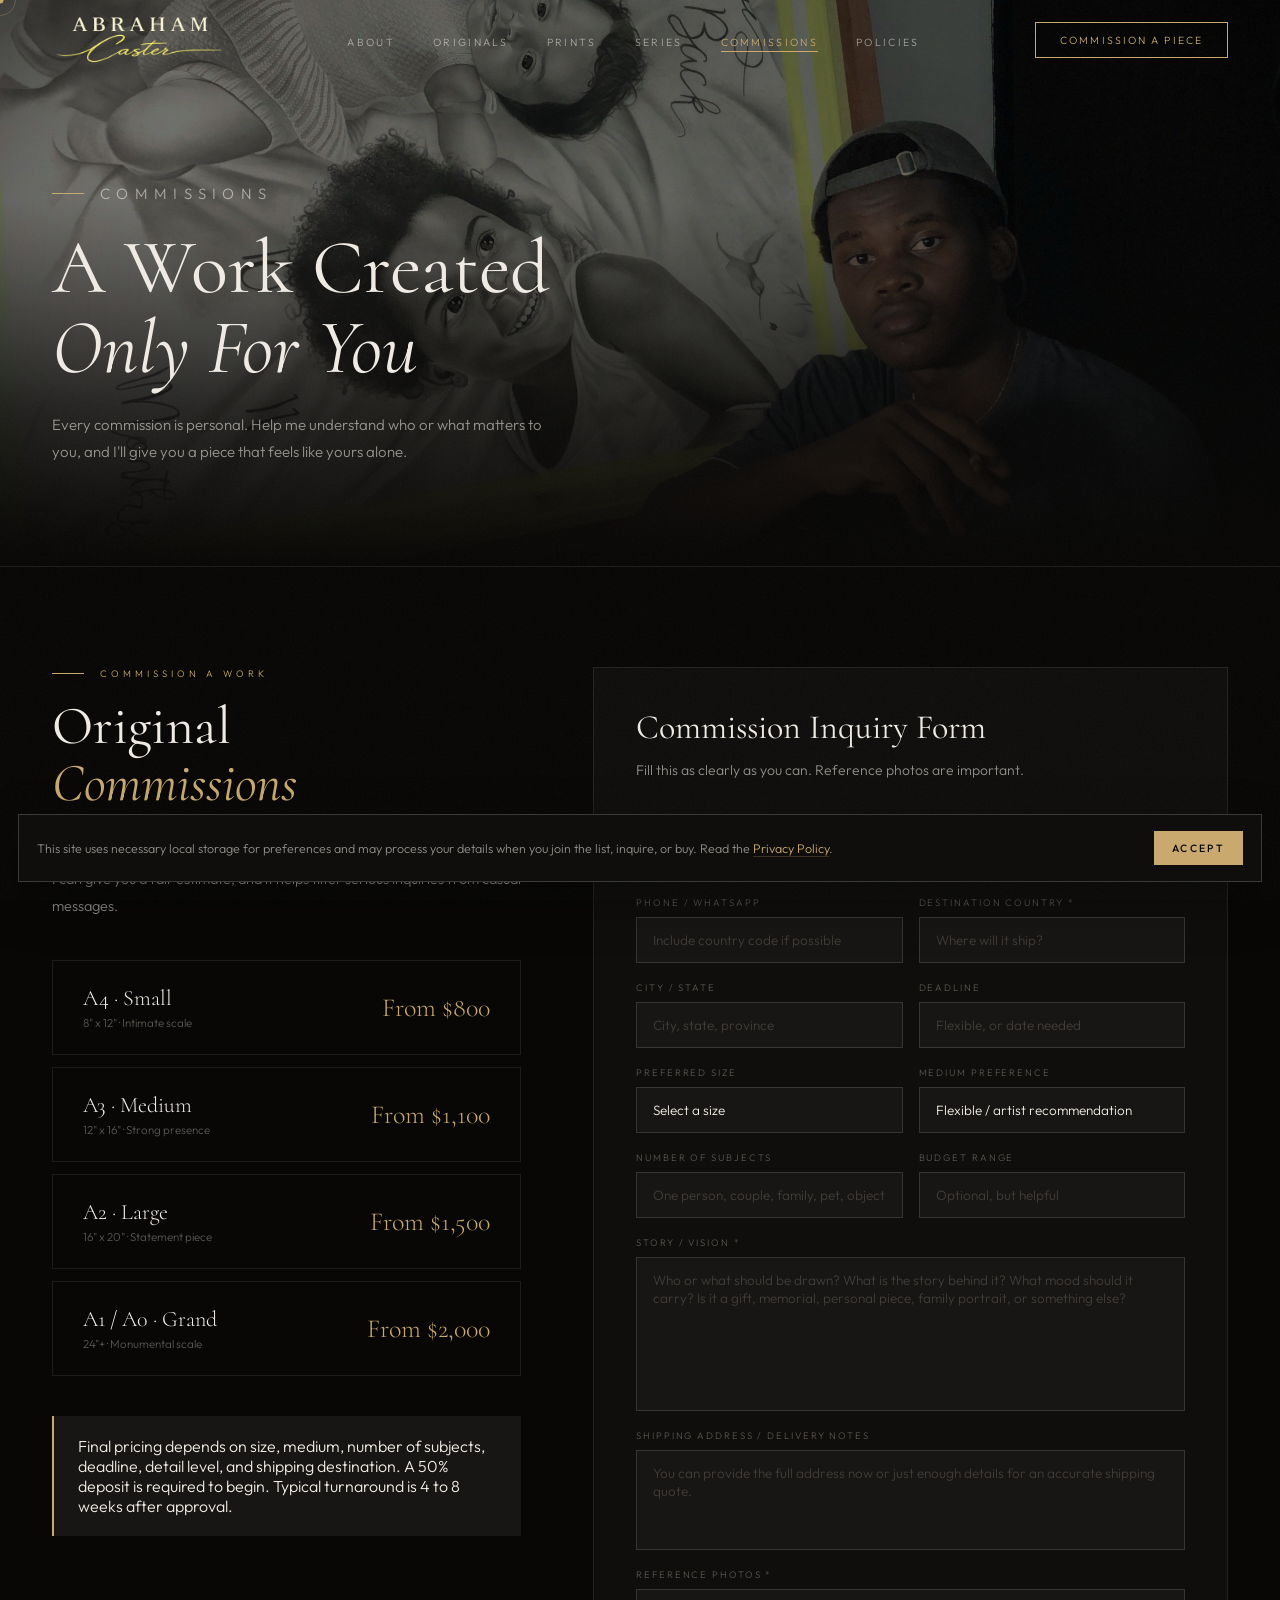
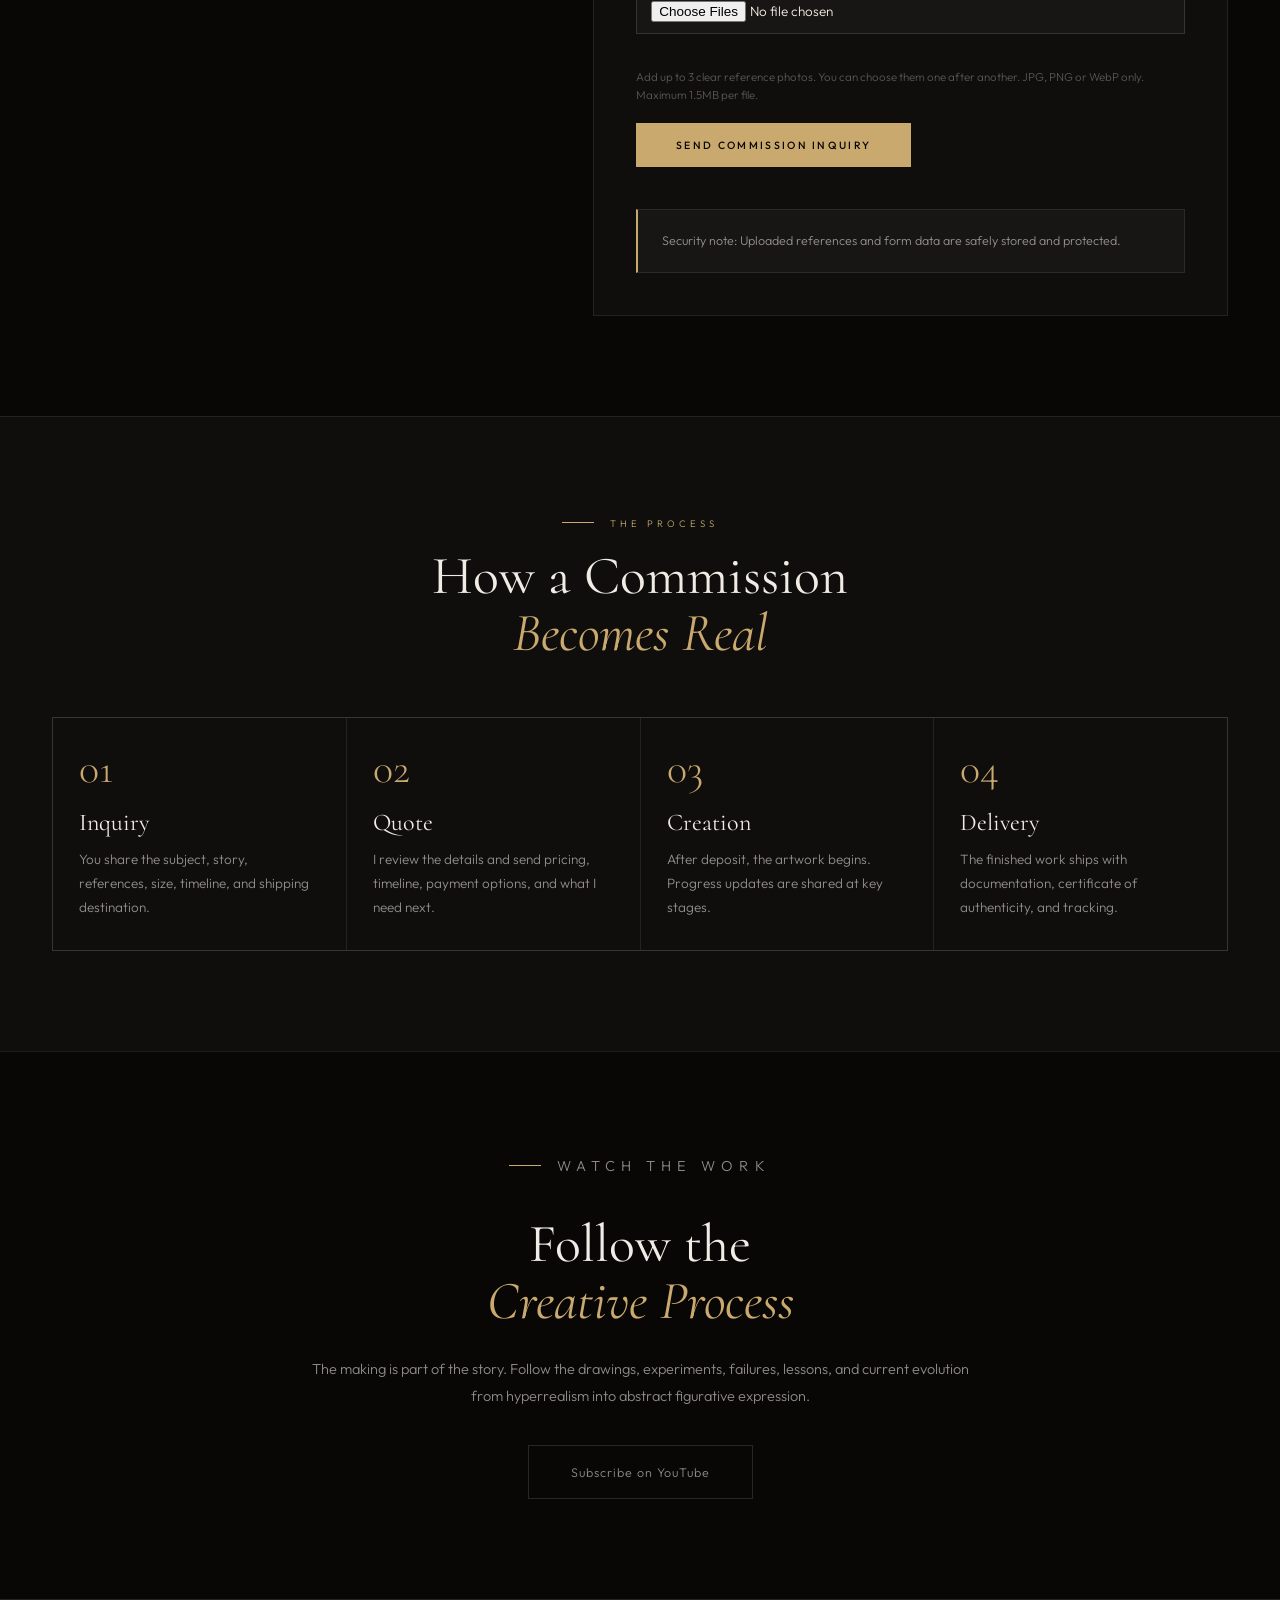
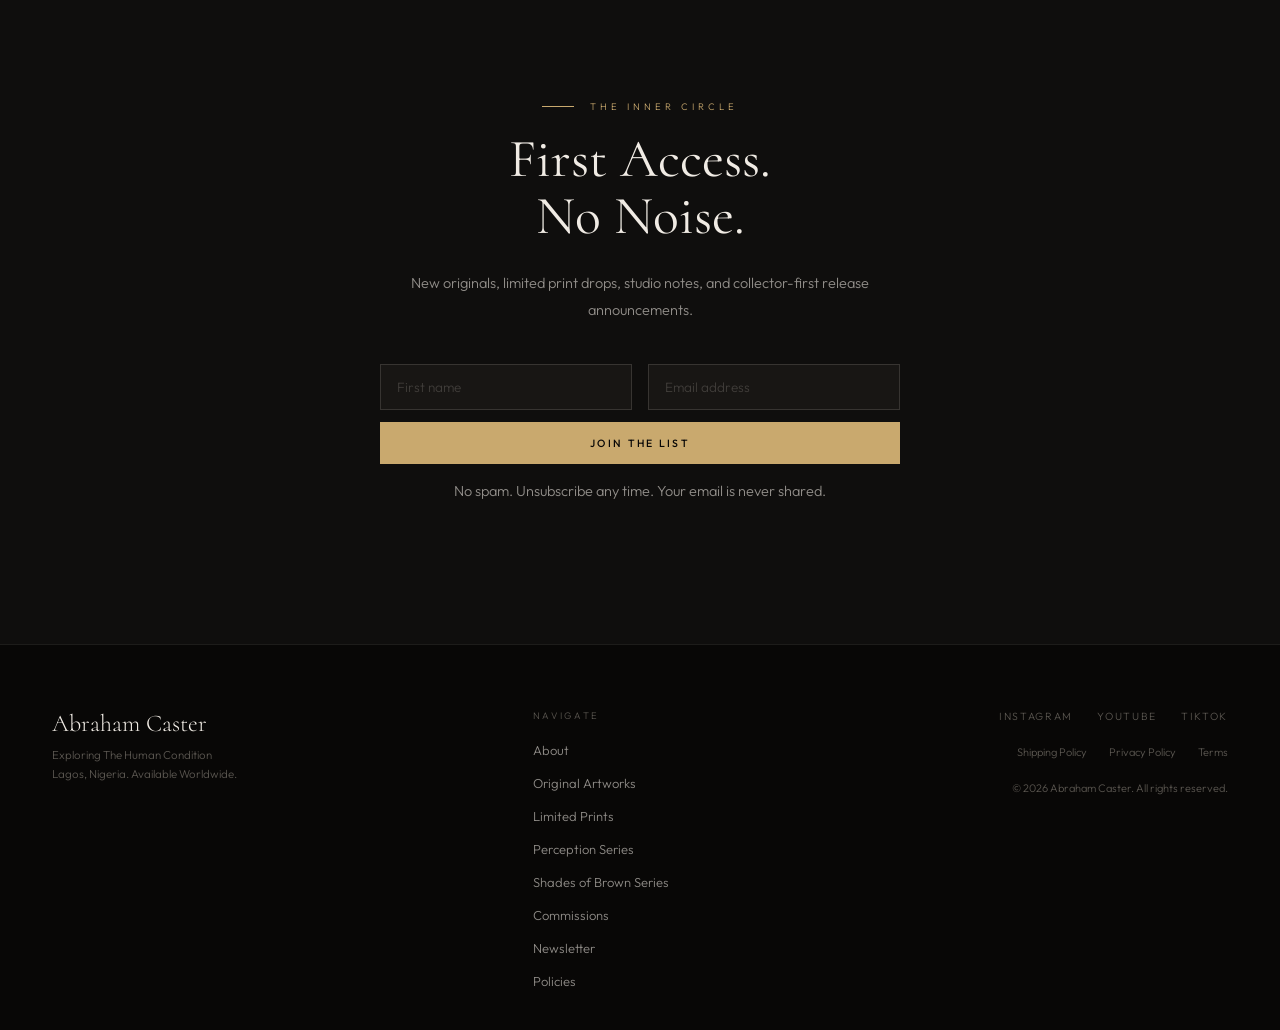
<file: commissions.html>
<!DOCTYPE html>
<html lang="en">
<head>
<meta charset="UTF-8"><meta name="viewport" content="width=device-width, initial-scale=1.0"><title>Commissions, Process & Newsletter | Abraham Caster</title><meta name="description" content="Commission an original artwork by Abraham Caster, submit references, shipping details, and project context for an accurate quote."><link rel="preconnect" href="https://fonts.googleapis.com"><link rel="preconnect" href="https://fonts.gstatic.com" crossorigin><link href="https://fonts.googleapis.com/css2?family=Cormorant:ital,wght@0,300;0,400;0,500;1,300;1,400&family=Outfit:wght@300;400;500&display=swap" rel="stylesheet"><link rel="stylesheet" href="styles.css">
<style>
.commissions-hero-img{
  position:absolute;
  inset:0;
  width:100%;
  height:100%;
  object-fit:cover;
  object-position:center top;
  filter:grayscale(10%);
  z-index:0;
}
.commissions-hero-bg{
  position:absolute;
  inset:0;
  background:linear-gradient(to bottom,rgba(8,7,6,.1) 0%,rgba(8,7,6,.05) 35%,rgba(8,7,6,.72) 72%,rgba(8,7,6,1) 100%);
  z-index:1;
}
.page-hero-content{
  position:relative;
  z-index:2;
}
.commission-grid{display:grid;grid-template-columns:.85fr 1.15fr;gap:72px;align-items:start}.tiers{display:flex;flex-direction:column;gap:12px;margin:40px 0}.commission-form-panel{border:1px solid var(--border);background:var(--surface);padding:42px}.commission-form-panel h2{font-family:var(--font-display);font-size:34px;margin-bottom:12px}.commission-form-panel>p{font-size:14px;color:var(--cream-dim);line-height:1.8;margin-bottom:28px}.commission-form{display:flex;flex-direction:column;gap:18px}.process-grid{display:grid;grid-template-columns:repeat(4,1fr);gap:1px;background:var(--border);border:1px solid var(--border)}.process-step{background:var(--surface);padding:30px 26px;min-height:220px}.process-num{font-family:var(--font-display);font-size:42px;color:var(--gold);line-height:1;margin-bottom:20px}.process-step h3{font-family:var(--font-display);font-size:24px;margin-bottom:12px}.process-step p{font-size:13.5px;color:var(--cream-dim);line-height:1.8}.youtube-panel{text-align:center;max-width:660px;margin:0 auto}.youtube-panel p{font-size:14.5px;color:var(--cream-dim);line-height:1.88;margin-bottom:36px}.yt-link{display:inline-flex;align-items:center;gap:16px;padding:18px 42px;border:1px solid var(--border-md);font-size:12.5px;letter-spacing:.08em;color:var(--cream-dim);transition:all .3s}.yt-link:hover{border-color:var(--gold);color:var(--gold)}.yt-icon{width:20px;height:20px;fill:currentColor}@media(max-width:1100px){.commission-grid{grid-template-columns:1fr}.process-grid{grid-template-columns:1fr 1fr}}@media(max-width:680px){.commission-form-panel{padding:28px}.process-grid{grid-template-columns:1fr}}</style>

  <link rel="stylesheet" href="casterart-layout-fix.css">

</head>
<body data-page="commissions"><div id="cursor"></div><div id="cursorRing"></div><div id="nav-placeholder"></div>
<div class="page-hero">
  <img src="assets/images/commissionbg.jpeg" alt="Fela by Abraham Caster" class="commissions-hero-img">
  <div class="commissions-hero-bg"></div>
  <div class="page-hero-content fade-in">
    <p class="section-label eyebrow">Commissions</p>
    <h1>A Work Created<br><em>Only For You</em></h1>
    <p>Every commission is personal. Help me understand who or what matters to you, and I'll give you a piece that feels like yours alone.</p>
  </div>
</div>
<section><div class="commission-grid"><div class="fade-in"><p class="section-label">Commission a Work</p><h2 class="section-title">Original<br><em>Commissions</em></h2><p style="font-size:14.5px;color:var(--cream-dim);line-height:1.9">This form is intentionally detailed. It helps me understand what you want so I can give you a fair estimate, and it helps filter serious inquiries from casual messages.</p><div class="tiers"><div class="tier-card"><div><div class="tier-name">A4 · Small</div><div class="tier-desc">8" x 12" · Intimate scale</div></div><div class="tier-price">From $800</div></div><div class="tier-card"><div><div class="tier-name">A3 · Medium</div><div class="tier-desc">12" x 16" · Strong presence</div></div><div class="tier-price">From $1,100</div></div><div class="tier-card"><div><div class="tier-name">A2 · Large</div><div class="tier-desc">16" x 20" · Statement piece</div></div><div class="tier-price">From $1,500</div></div><div class="tier-card"><div><div class="tier-name">A1 / A0 · Grand</div><div class="tier-desc">24"+ · Monumental scale</div></div><div class="tier-price">From $2,000</div></div></div><div class="policy-highlight"><p>Final pricing depends on size, medium, number of subjects, deadline, detail level, and shipping destination. A 50% deposit is required to begin. Typical turnaround is 4 to 8 weeks after approval.</p></div></div>
<div class="commission-form-panel fade-in"><h2>Commission Inquiry Form</h2><p>Fill this as clearly as you can. Reference photos are important.</p><form id="commissionForm" class="commission-form" enctype="multipart/form-data" onsubmit="handleCommissionSubmit(event)">
<div class="form-row"><div class="form-group"><label for="cf-name">Full Name *</label><input id="cf-name" name="name" type="text" autocomplete="name" placeholder="Your name" required></div><div class="form-group"><label for="cf-email">Email *</label><input id="cf-email" name="email" type="email" autocomplete="email" placeholder="you@email.com" required></div></div>
<div class="form-row"><div class="form-group"><label for="cf-phone">Phone / WhatsApp</label><input id="cf-phone" name="phone" type="text" placeholder="Include country code if possible"></div><div class="form-group"><label for="cf-country">Destination Country *</label><input id="cf-country" name="country" type="text" autocomplete="country-name" placeholder="Where will it ship?" required></div></div>
<div class="form-row"><div class="form-group"><label for="cf-city">City / State</label><input id="cf-city" name="city" type="text" placeholder="City, state, province"></div><div class="form-group"><label for="cf-deadline">Deadline</label><input id="cf-deadline" name="deadline" type="text" placeholder="Flexible, or date needed"></div></div>
<div class="form-row"><div class="form-group"><label for="cf-size">Preferred Size</label><select id="cf-size" name="size"><option value="">Select a size</option><option>A4 · Small (from $800)</option><option>A3 · Medium (from $1,100)</option><option>A2 · Large (from $1,500)</option><option>A1 / A0 · Grand (from $2,000)</option><option>Not sure yet. I would like guidance</option></select></div><div class="form-group"><label for="cf-medium">Medium Preference</label><select id="cf-medium" name="medium"><option value="">Flexible / artist recommendation</option><option>Graphite</option><option>Charcoal</option><option>Graphite + Charcoal</option><option>Pastel / Mixed Media</option><option>Ball pen</option><option>Digital artwork</option></select></div></div>
<div class="form-row"><div class="form-group"><label for="cf-subjects">Number of Subjects</label><input id="cf-subjects" name="subjects" type="text" placeholder="One person, couple, family, pet, object"></div><div class="form-group"><label for="cf-budget">Budget Range</label><input id="cf-budget" name="budget" type="text" placeholder="Optional, but helpful"></div></div>
<div class="form-group"><label for="cf-vision">Story / Vision *</label><textarea id="cf-vision" name="vision" rows="7" placeholder="Who or what should be drawn? What is the story behind it? What mood should it carry? Is it a gift, memorial, personal piece, family portrait, or something else?" required></textarea></div>
<div class="form-group"><label for="cf-shipping">Shipping Address / Delivery Notes</label><textarea id="cf-shipping" name="shipping" rows="4" placeholder="You can provide the full address now or just enough details for an accurate shipping quote."></textarea></div>
<div class="form-group">
  <label for="cf-references">Reference Photos *</label>
  <input
    id="cf-references"
    name="references"
    type="file"
    accept="image/jpeg,image/png,image/webp"
    multiple
  >
  <div class="form-help" id="cf-references-help">
    Add up to 3 clear reference photos. You can choose them one after another. JPG, PNG or WebP only. Maximum 1.5MB per file.
  </div>
</div>
<button class="btn-submit" type="submit">Send Commission Inquiry</button><div class="backend-note"><p>Security note: Uploaded references and form data are safely stored and protected.</p></div>
</form></div></div></section>
<section class="section-surface"><div class="fade-in" style="text-align:center;max-width:700px;margin:0 auto 56px"><p class="section-label" style="justify-content:center">The Process</p><h2 class="section-title">How a Commission<br><em>Becomes Real</em></h2></div><div class="process-grid fade-in"><div class="process-step"><div class="process-num">01</div><h3>Inquiry</h3><p>You share the subject, story, references, size, timeline, and shipping destination.</p></div><div class="process-step"><div class="process-num">02</div><h3>Quote</h3><p>I review the details and send pricing, timeline, payment options, and what I need next.</p></div><div class="process-step"><div class="process-num">03</div><h3>Creation</h3><p>After deposit, the artwork begins. Progress updates are shared at key stages.</p></div><div class="process-step"><div class="process-num">04</div><h3>Delivery</h3><p>The finished work ships with documentation, certificate of authenticity, and tracking.</p></div></div></section>
<section><div class="youtube-panel fade-in"><p class="section-label" style="justify-content:center">Watch the Work</p><h2 class="section-title">Follow the<br><em>Creative Process</em></h2><p>The making is part of the story. Follow the drawings, experiments, failures, lessons, and current evolution from hyperrealism into abstract figurative expression.</p><a href="https://www.youtube.com/@Caster_art" target="_blank" rel="noopener" class="yt-link">Subscribe on YouTube</a></div></section>
<section id="newsletter" class="section-surface"><div class="newsletter-wrap fade-in"><p class="section-label">The Inner Circle</p><div class="newsletter-inner"><h2 class="section-title">First Access.<br>No Noise.</h2><p>New originals, limited print drops, studio notes, and collector-first release announcements.</p><div class="form-row" style="margin-bottom:12px"><div class="form-group"><input type="text" id="nl-name" placeholder="First name" autocomplete="given-name"></div><div class="form-group"><input type="email" id="nl-email" placeholder="Email address" autocomplete="email"></div></div><button class="btn-primary" style="width:100%;text-align:center;display:block" onclick="handleNewsletterSubmit('nl-name','nl-email')">Join the List</button><p class="newsletter-note">No spam. Unsubscribe any time. Your email is never shared.</p></div></div></section>
<div id="footer-placeholder"></div><div id="popup-placeholder"></div><script src="shared.js"></script></body></html>
</file>
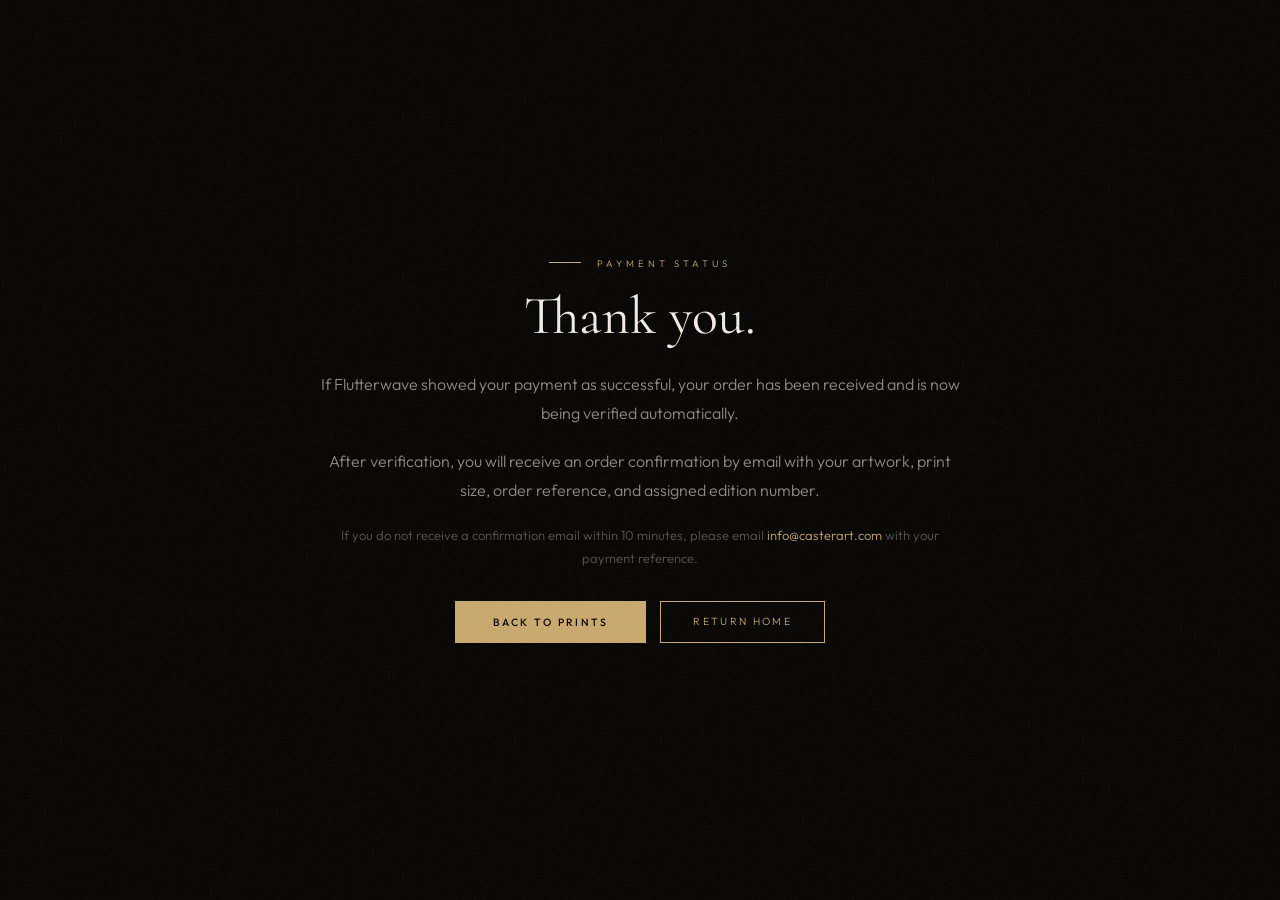
<file: payment-success.html>
<!DOCTYPE html>
<html lang="en">
<head>
  <meta charset="UTF-8">
  <meta name="viewport" content="width=device-width, initial-scale=1.0">
  <title>Payment Received — Abraham Caster</title>
  <meta name="description" content="Payment received page for Abraham Caster limited edition print orders.">
  <link rel="preconnect" href="https://fonts.googleapis.com">
  <link rel="preconnect" href="https://fonts.gstatic.com" crossorigin>
  <link href="https://fonts.googleapis.com/css2?family=Cormorant:ital,wght@0,300;0,400;0,500;1,300;1,400&family=Outfit:wght@300;400;500&display=swap" rel="stylesheet">
  <link rel="stylesheet" href="styles.css">
</head>
<body>
  <section style="min-height:100vh;display:flex;align-items:center;justify-content:center;text-align:center;padding:48px 24px;">
    <div style="max-width:640px;">
      <p class="section-label" style="justify-content:center;">Payment Status</p>
      <h1 class="section-title">Thank you.</h1>
      <p style="color:var(--cream-dim);line-height:1.85;margin-bottom:18px;">
        If Flutterwave showed your payment as successful, your order has been received and is now being verified automatically.
      </p>
      <p style="color:var(--cream-dim);line-height:1.85;margin-bottom:18px;">
        After verification, you will receive an order confirmation by email with your artwork, print size, order reference, and assigned edition number.
      </p>
      <p style="color:var(--muted);font-size:13px;line-height:1.75;margin-bottom:32px;">
        If you do not receive a confirmation email within 10 minutes, please email
        <a href="mailto:info@casterart.com" style="color:var(--gold);">info@casterart.com</a>
        with your payment reference.
      </p>
      <div style="display:flex;gap:14px;justify-content:center;flex-wrap:wrap;">
        <a href="prints.html" class="btn-primary">Back to Prints</a>
        <a href="index.html" class="btn-outline">Return Home</a>
      </div>
    </div>
  </section>
</body>
</html>
</file>
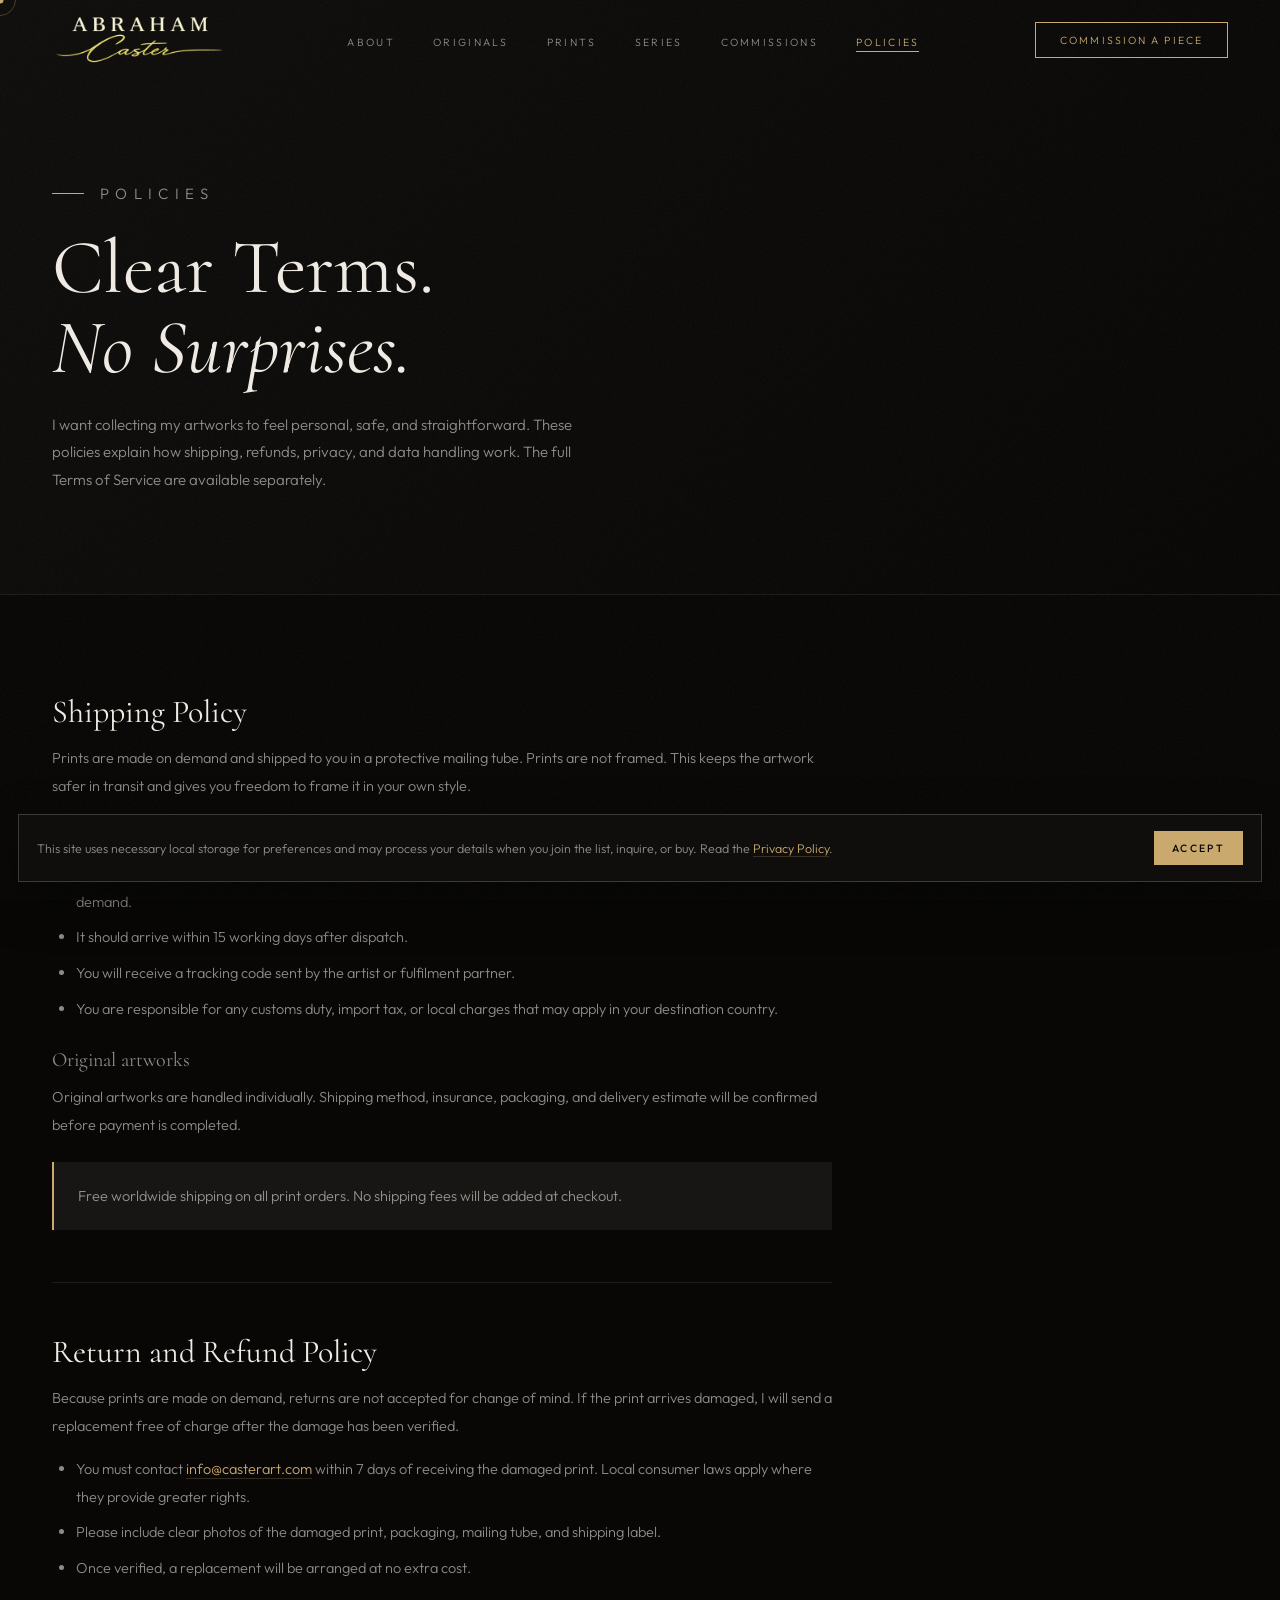
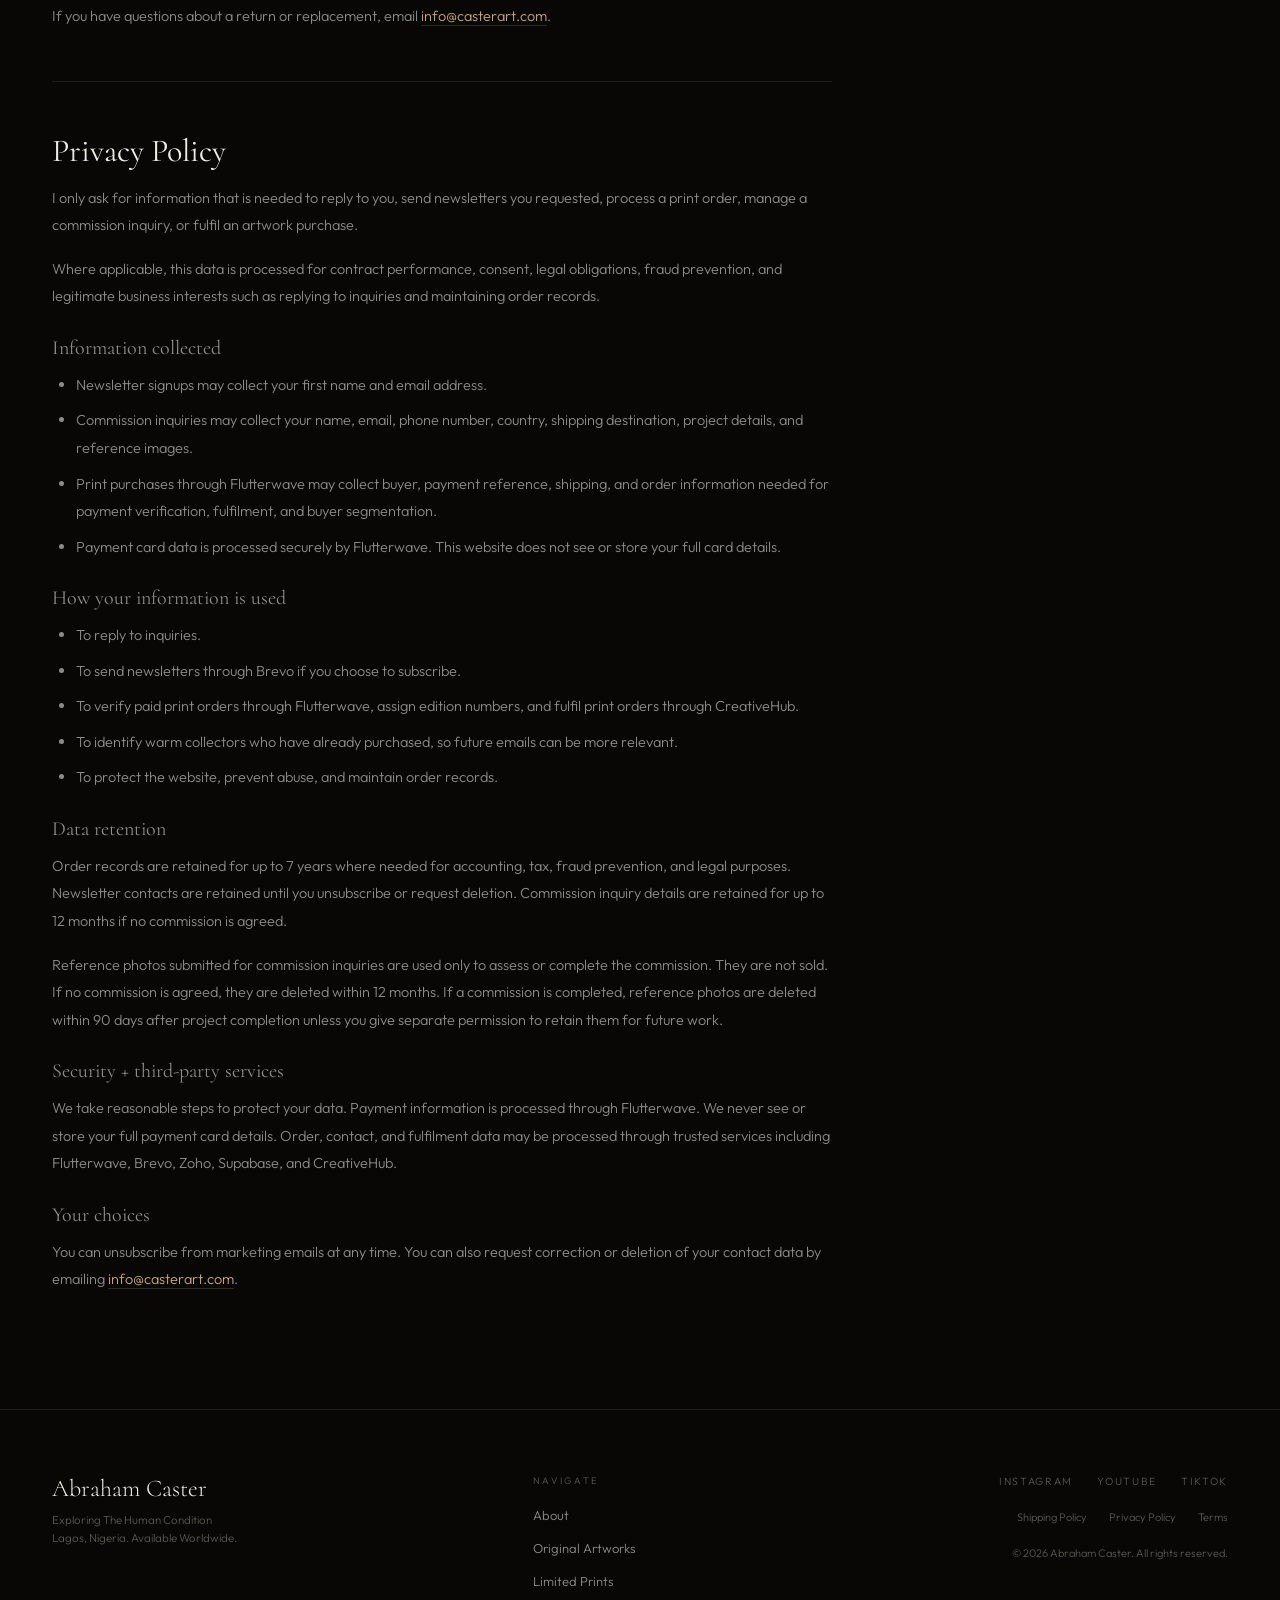
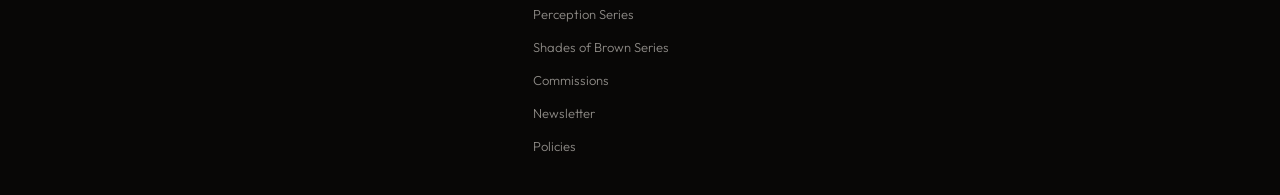
<file: policies.html>
<!DOCTYPE html>
<html lang="en">
<head>
  <meta charset="UTF-8"><meta name="viewport" content="width=device-width, initial-scale=1.0">
  <title>Policies | Abraham Caster</title>
  <meta name="description" content="Shipping, returns, privacy, and data protection policies for Abraham Caster artworks and prints.">
  <link rel="preconnect" href="https://fonts.googleapis.com"><link rel="preconnect" href="https://fonts.gstatic.com" crossorigin>
  <link href="https://fonts.googleapis.com/css2?family=Cormorant:ital,wght@0,300;0,400;0,500;1,300;1,400&family=Outfit:wght@300;400;500&display=swap" rel="stylesheet"><link rel="stylesheet" href="styles.css">

    <link rel="stylesheet" href="casterart-layout-fix.css">

</head>
<body data-page="policies"><div id="cursor"></div><div id="cursorRing"></div><div id="nav-placeholder"></div>
<div class="page-hero"><div class="page-hero-bg"></div><div class="page-hero-content fade-in"><p class="section-label eyebrow">Policies</p><h1>Clear Terms.<br><em>No Surprises.</em></h1><p>I want collecting my artworks to feel personal, safe, and straightforward. These policies explain how shipping, refunds, privacy, and data handling work. The full Terms of Service are available separately.</p></div></div>
<section><div class="policy-content fade-in">
<h2 id="shipping">Shipping Policy</h2>
<p>Prints are made on demand and shipped to you in a protective mailing tube. Prints are not framed. This keeps the artwork safer in transit and gives you freedom to frame it in your own style.</p>
<h3>Delivery timeframe</h3><ul><li>The artwork will be dispatched within 5 working days after the order has been placed, because prints are made on demand.</li><li>It should arrive within 15 working days after dispatch.</li><li>You will receive a tracking code sent by the artist or fulfilment partner.</li><li>You are responsible for any customs duty, import tax, or local charges that may apply in your destination country.</li></ul>
<h3>Original artworks</h3><p>Original artworks are handled individually. Shipping method, insurance, packaging, and delivery estimate will be confirmed before payment is completed.</p>
<div class="policy-highlight"><p>Free worldwide shipping on all print orders. No shipping fees will be added at checkout.</p></div>
<h2 id="returns">Return and Refund Policy</h2>
<p>Because prints are made on demand, returns are not accepted for change of mind. If the print arrives damaged, I will send a replacement free of charge after the damage has been verified.</p>
<ul><li>You must contact <a href="mailto:info@casterart.com">info@casterart.com</a> within 7 days of receiving the damaged print. Local consumer laws apply where they provide greater rights.</li><li>Please include clear photos of the damaged print, packaging, mailing tube, and shipping label.</li><li>Once verified, a replacement will be arranged at no extra cost.</li></ul>
<p>If you have questions about a return or replacement, email <a href="mailto:info@casterart.com">info@casterart.com</a>.</p>
<h2 id="privacy">Privacy Policy</h2>
<p>I only ask for information that is needed to reply to you, send newsletters you requested, process a print order, manage a commission inquiry, or fulfil an artwork purchase.</p><p>Where applicable, this data is processed for contract performance, consent, legal obligations, fraud prevention, and legitimate business interests such as replying to inquiries and maintaining order records.</p>
<h3>Information collected</h3><ul><li>Newsletter signups may collect your first name and email address.</li><li>Commission inquiries may collect your name, email, phone number, country, shipping destination, project details, and reference images.</li><li>Print purchases through Flutterwave may collect buyer, payment reference, shipping, and order information needed for payment verification, fulfilment, and buyer segmentation.</li><li>Payment card data is processed securely by Flutterwave. This website does not see or store your full card details.</li></ul>
<h3>How your information is used</h3><ul><li>To reply to inquiries.</li><li>To send newsletters through Brevo if you choose to subscribe.</li><li>To verify paid print orders through Flutterwave, assign edition numbers, and fulfil print orders through CreativeHub.</li><li>To identify warm collectors who have already purchased, so future emails can be more relevant.</li><li>To protect the website, prevent abuse, and maintain order records.</li></ul>
<h3>Data retention</h3><p>Order records are retained for up to 7 years where needed for accounting, tax, fraud prevention, and legal purposes. Newsletter contacts are retained until you unsubscribe or request deletion. Commission inquiry details are retained for up to 12 months if no commission is agreed.</p><p>Reference photos submitted for commission inquiries are used only to assess or complete the commission. They are not sold. If no commission is agreed, they are deleted within 12 months. If a commission is completed, reference photos are deleted within 90 days after project completion unless you give separate permission to retain them for future work.</p><h3>Security + third-party services</h3><p>We take reasonable steps to protect your data. Payment information is processed through Flutterwave. We never see or store your full payment card details. Order, contact, and fulfilment data may be processed through trusted services including Flutterwave, Brevo, Zoho, Supabase, and CreativeHub.</p>
<h3>Your choices</h3><p>You can unsubscribe from marketing emails at any time. You can also request correction or deletion of your contact data by emailing <a href="mailto:info@casterart.com">info@casterart.com</a>.</p>
</div></section>
<div id="footer-placeholder"></div><div id="popup-placeholder"></div><script src="shared.js"></script></body></html>
</file>
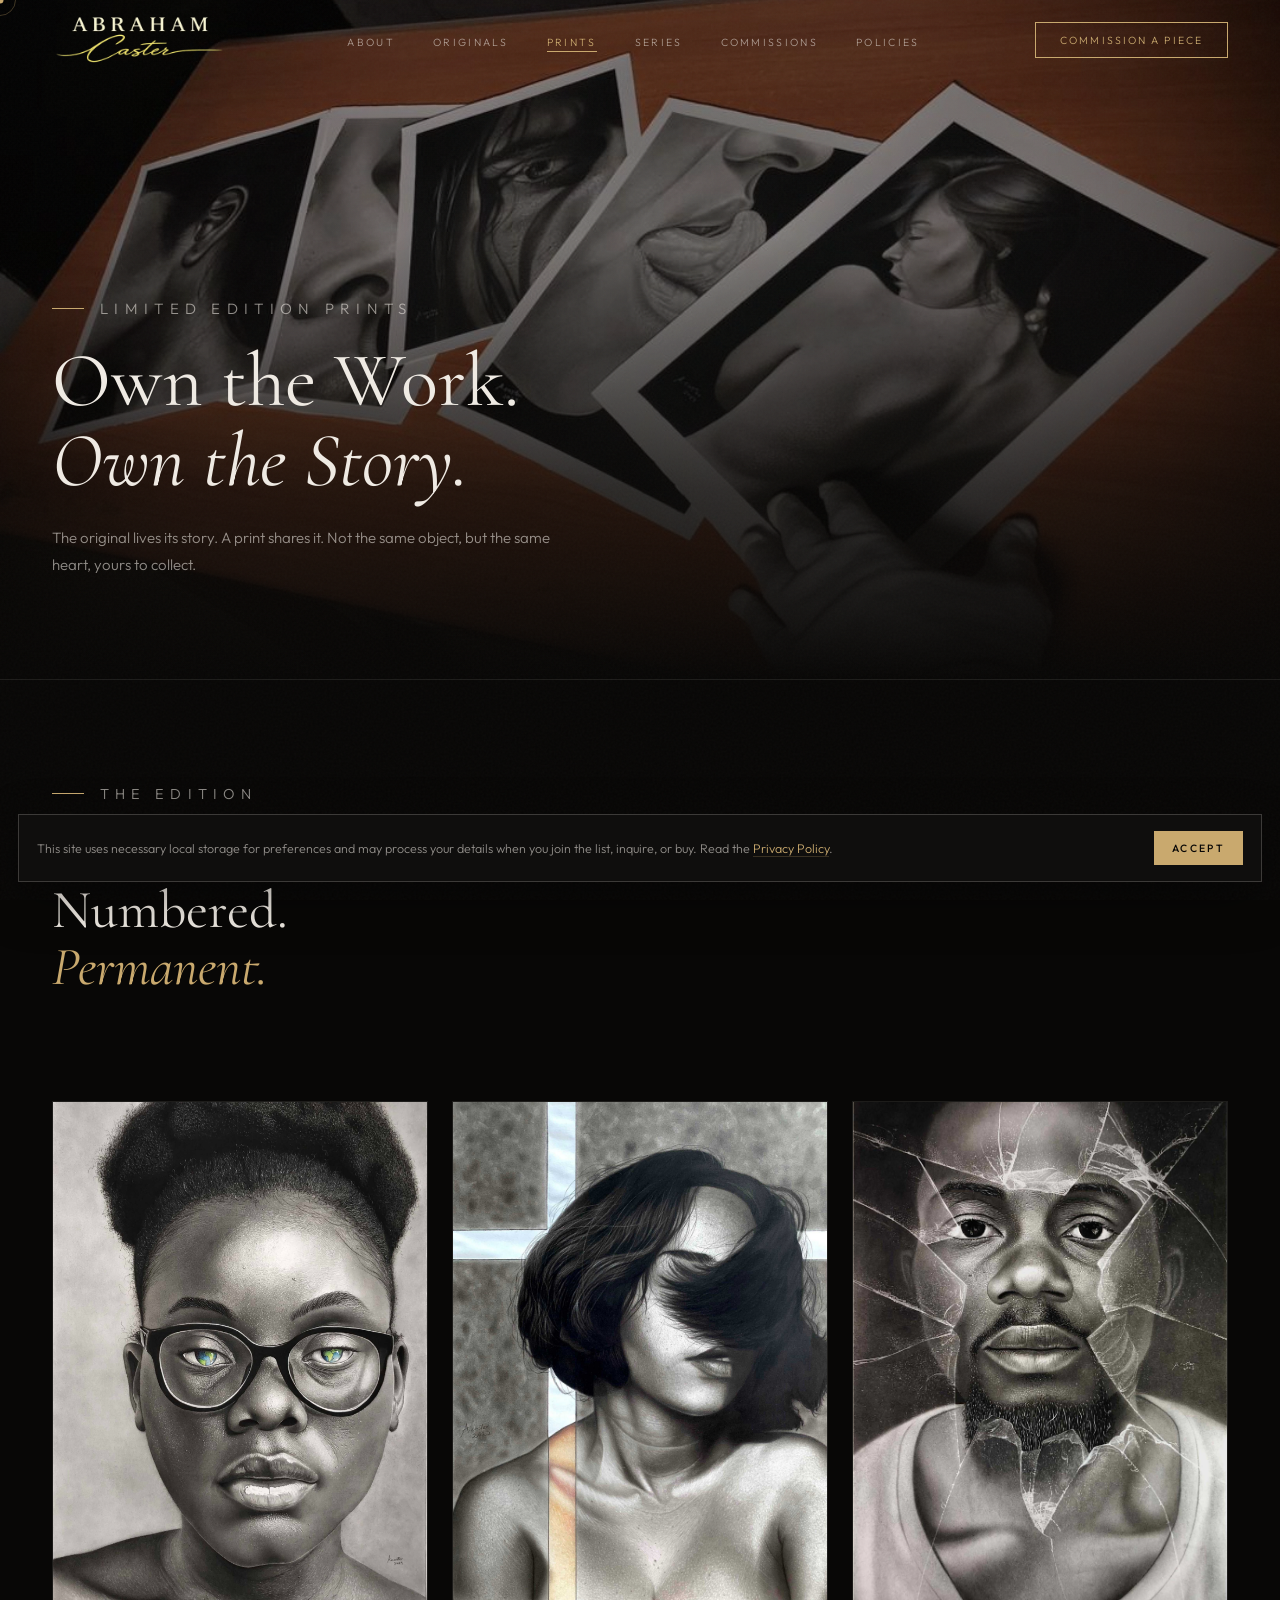
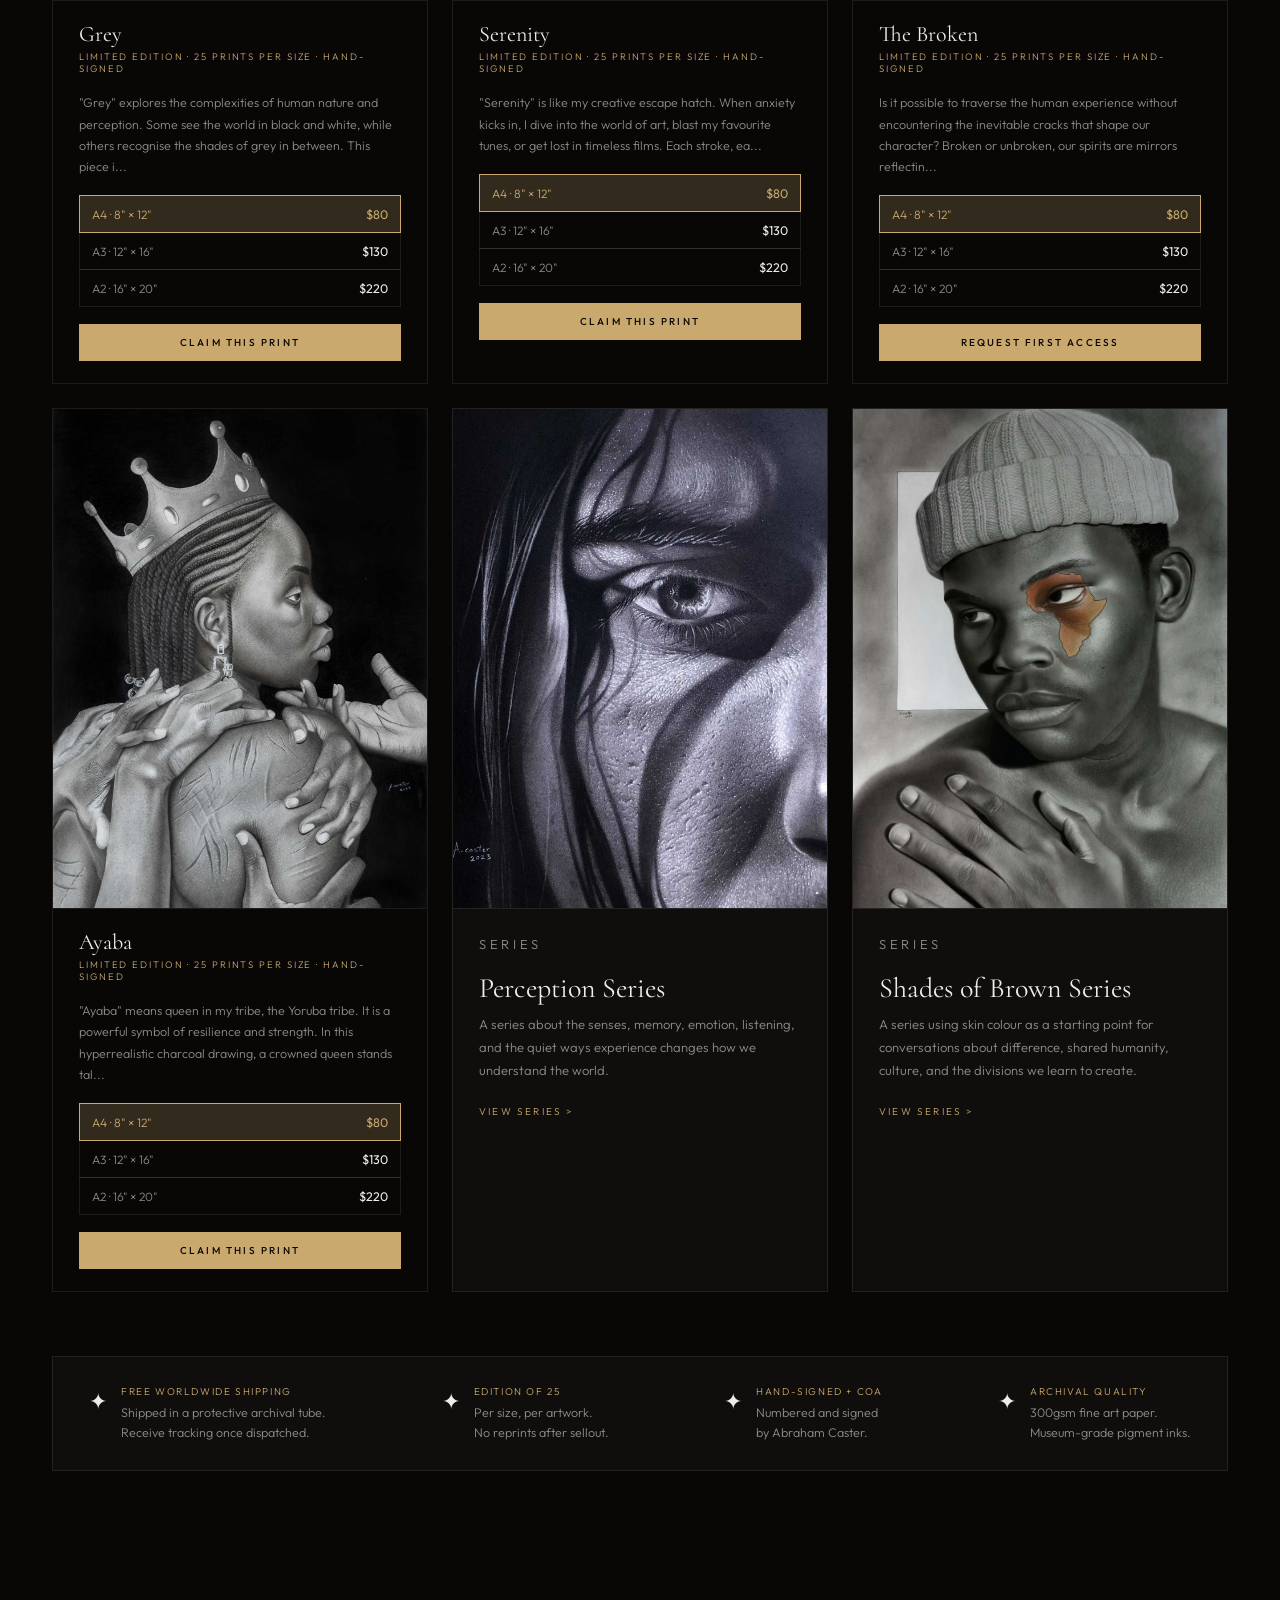
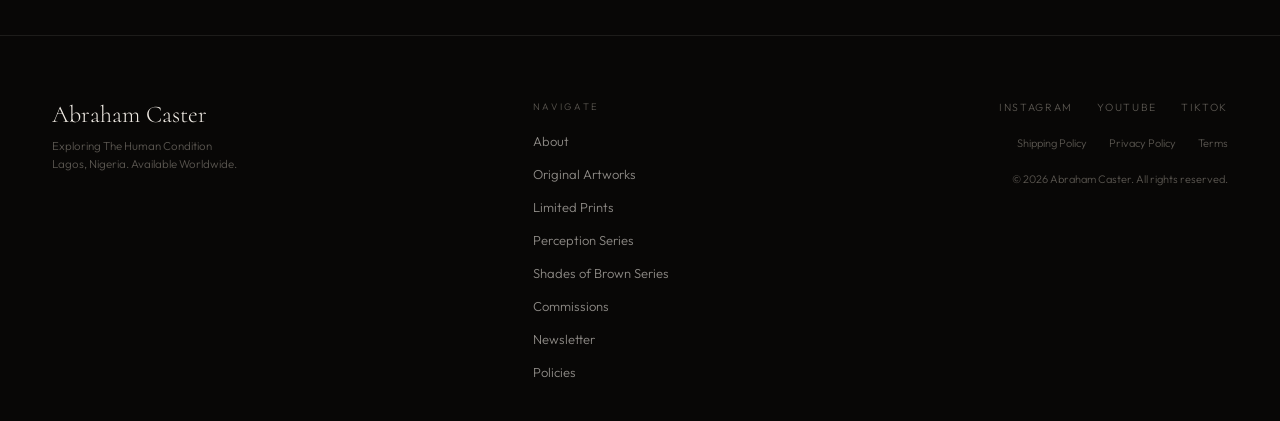
<file: prints.html>
<!DOCTYPE html>
<html lang="en">
<head>
  <meta charset="UTF-8"><meta name="viewport" content="width=device-width, initial-scale=1.0">
  <title>Limited Edition Prints | Abraham Caster</title>
  <meta name="description" content="Limited edition fine art prints by Abraham Caster. Hand-signed, archival quality, and shipped worldwide.">
  <link rel="preconnect" href="https://fonts.googleapis.com"><link rel="preconnect" href="https://fonts.gstatic.com" crossorigin>
  <link href="https://fonts.googleapis.com/css2?family=Cormorant:ital,wght@0,300;0,400;0,500;1,300;1,400&family=Outfit:wght@300;400;500&display=swap" rel="stylesheet"><link rel="stylesheet" href="styles.css">
  <style>
  /* PRINTS PAGE HERO IMAGE */
  .page-hero {
  position: relative;
  overflow: hidden;
  min-height: 680px;
}

.page-hero-img {
  position: absolute;
  inset: 0;
  width: 100%;
  height: 100%;
  object-fit: cover;
  object-position: center 36%;
  opacity: 0.68;
  filter: grayscale(12%);
  z-index: 0;
}

  .page-hero-bg {
    position: absolute;
    inset: 0;
    background: linear-gradient(
      to bottom,
      rgba(8,7,6,0.10) 0%,
      rgba(8,7,6,0.05) 35%,
      rgba(8,7,6,0.72) 72%,
      rgba(8,7,6,1) 100%
    );
    z-index: 1;
  }

  .page-hero-content {
    position: relative;
    z-index: 2;
  }

  .prints-intro-grid {
    display: grid;
    grid-template-columns: 1fr 1fr;
    gap: 88px;
    margin-bottom: 80px;
    align-items: start;
  }

  .prints-intro-grid p {
    font-size: 14.5px;
    color: var(--cream-dim);
    line-height: 1.9;
    margin-bottom: 16px;
  }

  .edition-facts {
    display: grid;
    grid-template-columns: 1fr 1fr;
    gap: 1px;
    background: var(--border);
    border: 1px solid var(--border);
    margin-top: 32px;
  }

  .edition-fact {
    background: var(--surface-2);
    padding: 18px 22px;
  }

  .fact-label {
    font-size: 9.5px;
    letter-spacing: 0.2em;
    text-transform: uppercase;
    color: var(--muted);
    margin-bottom: 8px;
  }

  .fact-val {
    font-family: var(--font-display);
    font-size: 22px;
  }

  /* PRINTS GRID */
  .prints-grid {
    display: grid;
    grid-template-columns: repeat(3, 1fr);
    gap: 24px;
  }

  .print-card-img {
    aspect-ratio: 3/4;
  }

  /* Size selector inside card */
  .size-selector {
    display: flex;
    flex-direction: column;
    margin-bottom: 18px;
  }

  .size-option {
    display: flex;
    justify-content: space-between;
    align-items: center;
    padding: 10px 12px;
    border: 1px solid var(--border);
    margin-bottom: -1px;
    cursor: pointer;
    transition: all 0.2s;
    font-size: 12.5px;
  }

  .size-option:hover {
    border-color: var(--gold-dim);
    z-index: 1;
    background: var(--surface-3);
  }

  .size-option.selected {
    border-color: var(--gold);
    background: var(--gold-dim);
    z-index: 2;
    color: var(--gold);
  }

  .size-option input[type="radio"] {
    display: none;
  }

  .size-option-label {
    color: var(--cream-dim);
    font-size: 12px;
  }

  .size-option.selected .size-option-label {
    color: var(--gold);
  }

  .size-option-price {
    font-weight: 400;
  }

  .size-option-stock {
    font-size: 10px;
    color: var(--muted);
  }

  /* Payment buttons */
  .payment-options {
    display: flex;
    flex-direction: column;
    gap: 10px;
  }

  .btn-stripe {
    display: block;
    width: 100%;
    padding: 12px;
    text-align: center;
    background: var(--gold);
    color: var(--black);
    font-size: 10px;
    letter-spacing: 0.22em;
    text-transform: uppercase;
    font-weight: 500;
    font-family: var(--font-body);
    border: none;
    cursor: pointer;
    transition: background 0.3s;
  }

  .btn-stripe:hover {
    background: var(--cream);
  }

  .btn-naira {
    display: block;
    width: 100%;
    padding: 10px;
    text-align: center;
    background: transparent;
    border: 1px solid var(--border-md);
    color: var(--muted);
    font-size: 10px;
    letter-spacing: 0.18em;
    text-transform: uppercase;
    font-family: var(--font-body);
    transition: all 0.3s;
  }

  .btn-naira:hover {
    border-color: var(--gold-dim);
    color: var(--cream-dim);
  }

  /* Shipping assurance */
  .shipping-banner {
    background: var(--surface);
    border: 1px solid var(--border);
    padding: 28px 36px;
    margin-bottom: 64px;
    display: flex;
    align-items: center;
    justify-content: space-between;
    gap: 36px;
    flex-wrap: wrap;
  }

  .shipping-item {
    display: flex;
    align-items: flex-start;
    gap: 14px;
  }

  .shipping-icon {
    font-size: 22px;
    flex-shrink: 0;
    margin-top: 2px;
  }

  .shipping-label {
    font-size: 10px;
    letter-spacing: 0.16em;
    text-transform: uppercase;
    color: var(--gold);
    margin-bottom: 4px;
  }

  .shipping-desc {
    font-size: 12.5px;
    color: var(--cream-dim);
    line-height: 1.6;
  }

  @media (max-width: 1100px) {
    .prints-intro-grid {
      grid-template-columns: 1fr;
      gap: 40px;
    }

    .prints-grid {
      grid-template-columns: 1fr 1fr;
    }
  }

  @media (max-width: 680px) {
    .prints-grid {
      grid-template-columns: 1fr;
    }

    .edition-facts {
      grid-template-columns: 1fr;
    }
  }
</style>
</head>
<body data-page="prints"><div id="cursor"></div><div id="cursorRing"></div><div id="nav-placeholder"></div>
<div class="page-hero">
  <img
    src="assets/images/printhero.jpeg"
    alt="Abraham Caster artwork"
    class="page-hero-img"
    onerror="this.style.display='none'"
  >
  <div class="page-hero-bg"></div>
  <div class="page-hero-content fade-in">
    <p class="section-label">Limited Edition Prints</p>
    <h1>Own the Work.<br><em>Own the Story.</em></h1>
    <p>The original lives its story. A print shares it. Not the same object, but the same heart, yours to collect.</p>
  </div>
</div>
<section>
  <div class="prints-intro-grid fade-in">
    <div>
      <p class="section-label">The Edition</p>
      <h2 class="section-title">Limited.<br>Numbered.<br><em>Permanent.</em></h2>
    </div>
    <div>
      <p></p>
    </div>
  </div>

  <div class="prints-grid" id="printsGrid"></div>

  <div class="shipping-banner fade-in" style="margin-top:64px;">
    <div class="shipping-item">
      <div class="shipping-icon">✦</div>
      <div>
        <div class="shipping-label">Free Worldwide Shipping</div>
        <div class="shipping-desc">Shipped in a protective archival tube.<br>Receive tracking once dispatched.</div>
      </div>
    </div>
    <div class="shipping-item">
      <div class="shipping-icon">✦</div>
      <div>
        <div class="shipping-label">Edition of 25</div>
        <div class="shipping-desc">Per size, per artwork.<br>No reprints after sellout.</div>
      </div>
    </div>
    <div class="shipping-item">
      <div class="shipping-icon">✦</div>
      <div>
        <div class="shipping-label">Hand-Signed + CoA</div>
        <div class="shipping-desc">Numbered and signed<br>by Abraham Caster.</div>
      </div>
    </div>
    <div class="shipping-item">
      <div class="shipping-icon">✦</div>
      <div>
        <div class="shipping-label">Archival Quality</div>
        <div class="shipping-desc">300gsm fine art paper.<br>Museum-grade pigment inks.</div>
      </div>
    </div>
  </div>

 
</section>
<div id="footer-placeholder"></div><div id="popup-placeholder"></div>
<script src="https://checkout.flutterwave.com/v3.js"></script>
<script src="shared.js"></script>
<script>document.addEventListener('DOMContentLoaded',renderPrintsWithSeries);</script>
</body></html>
</file>
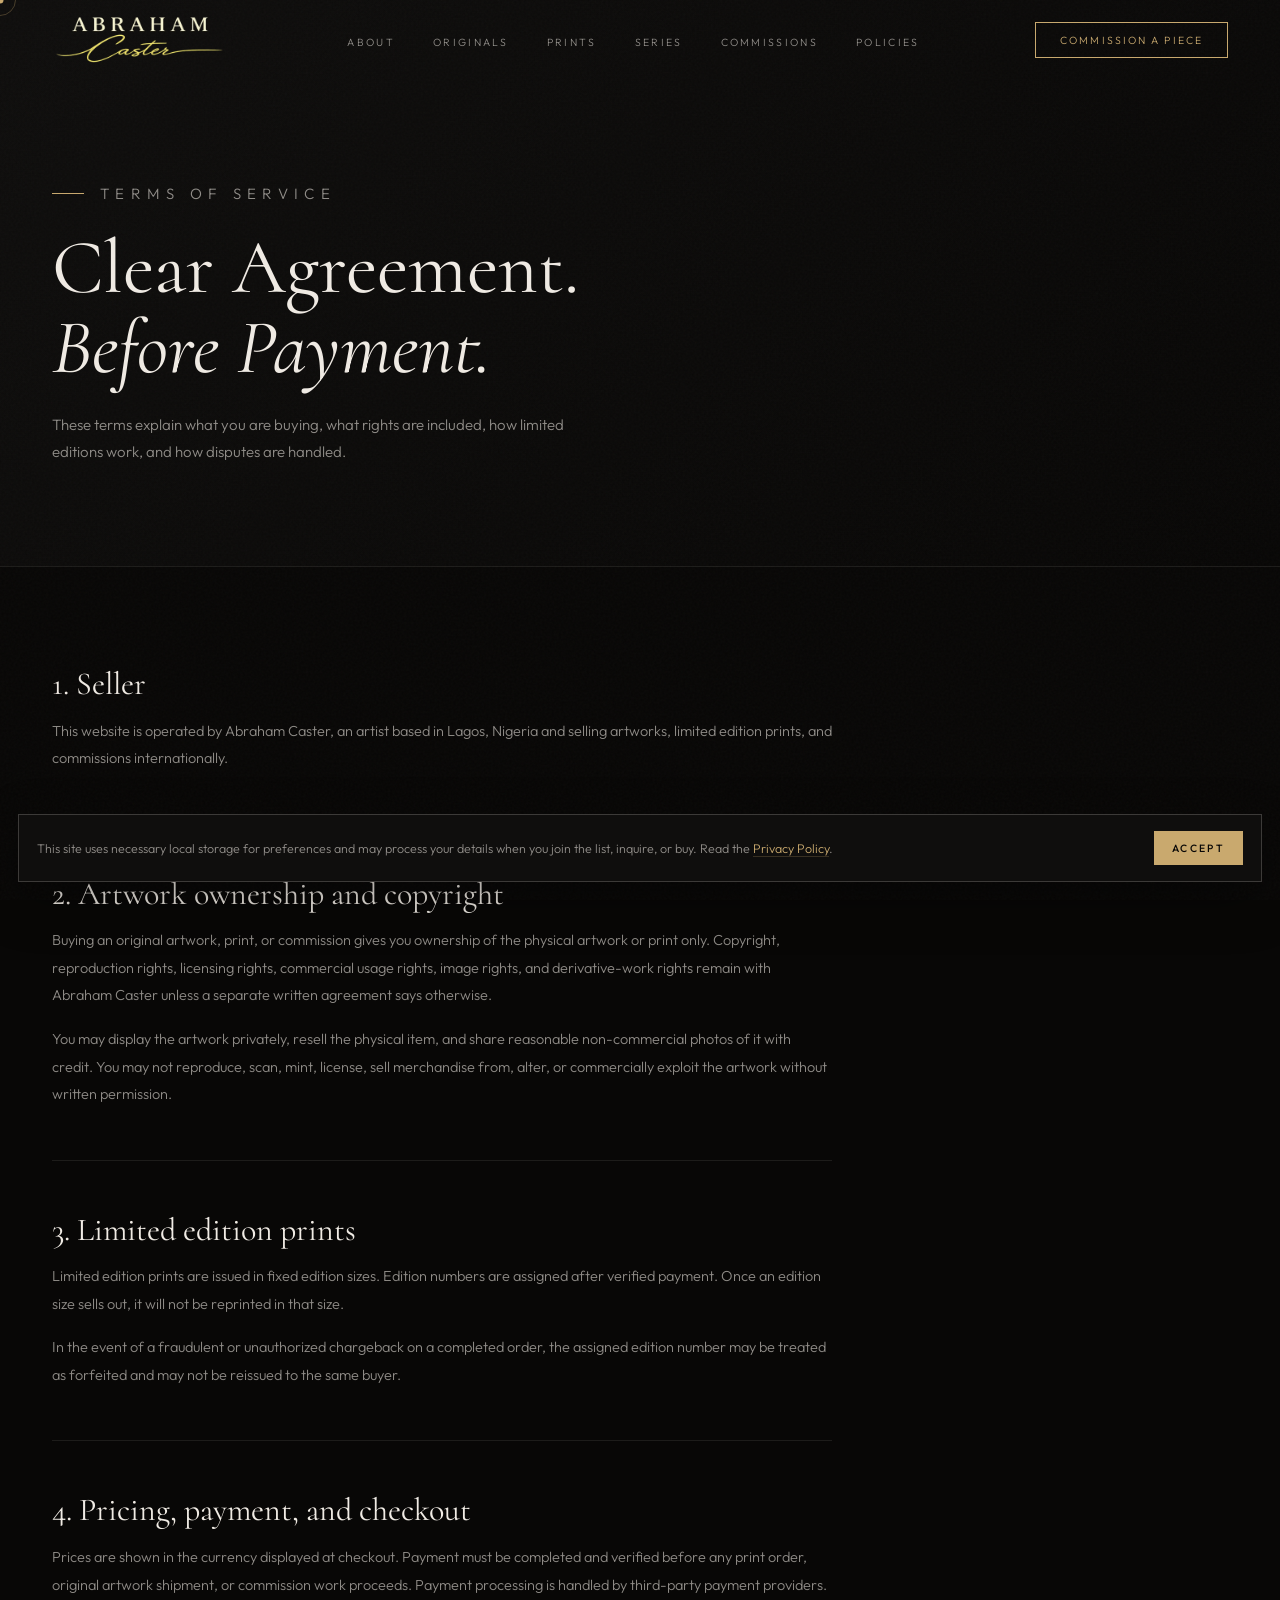
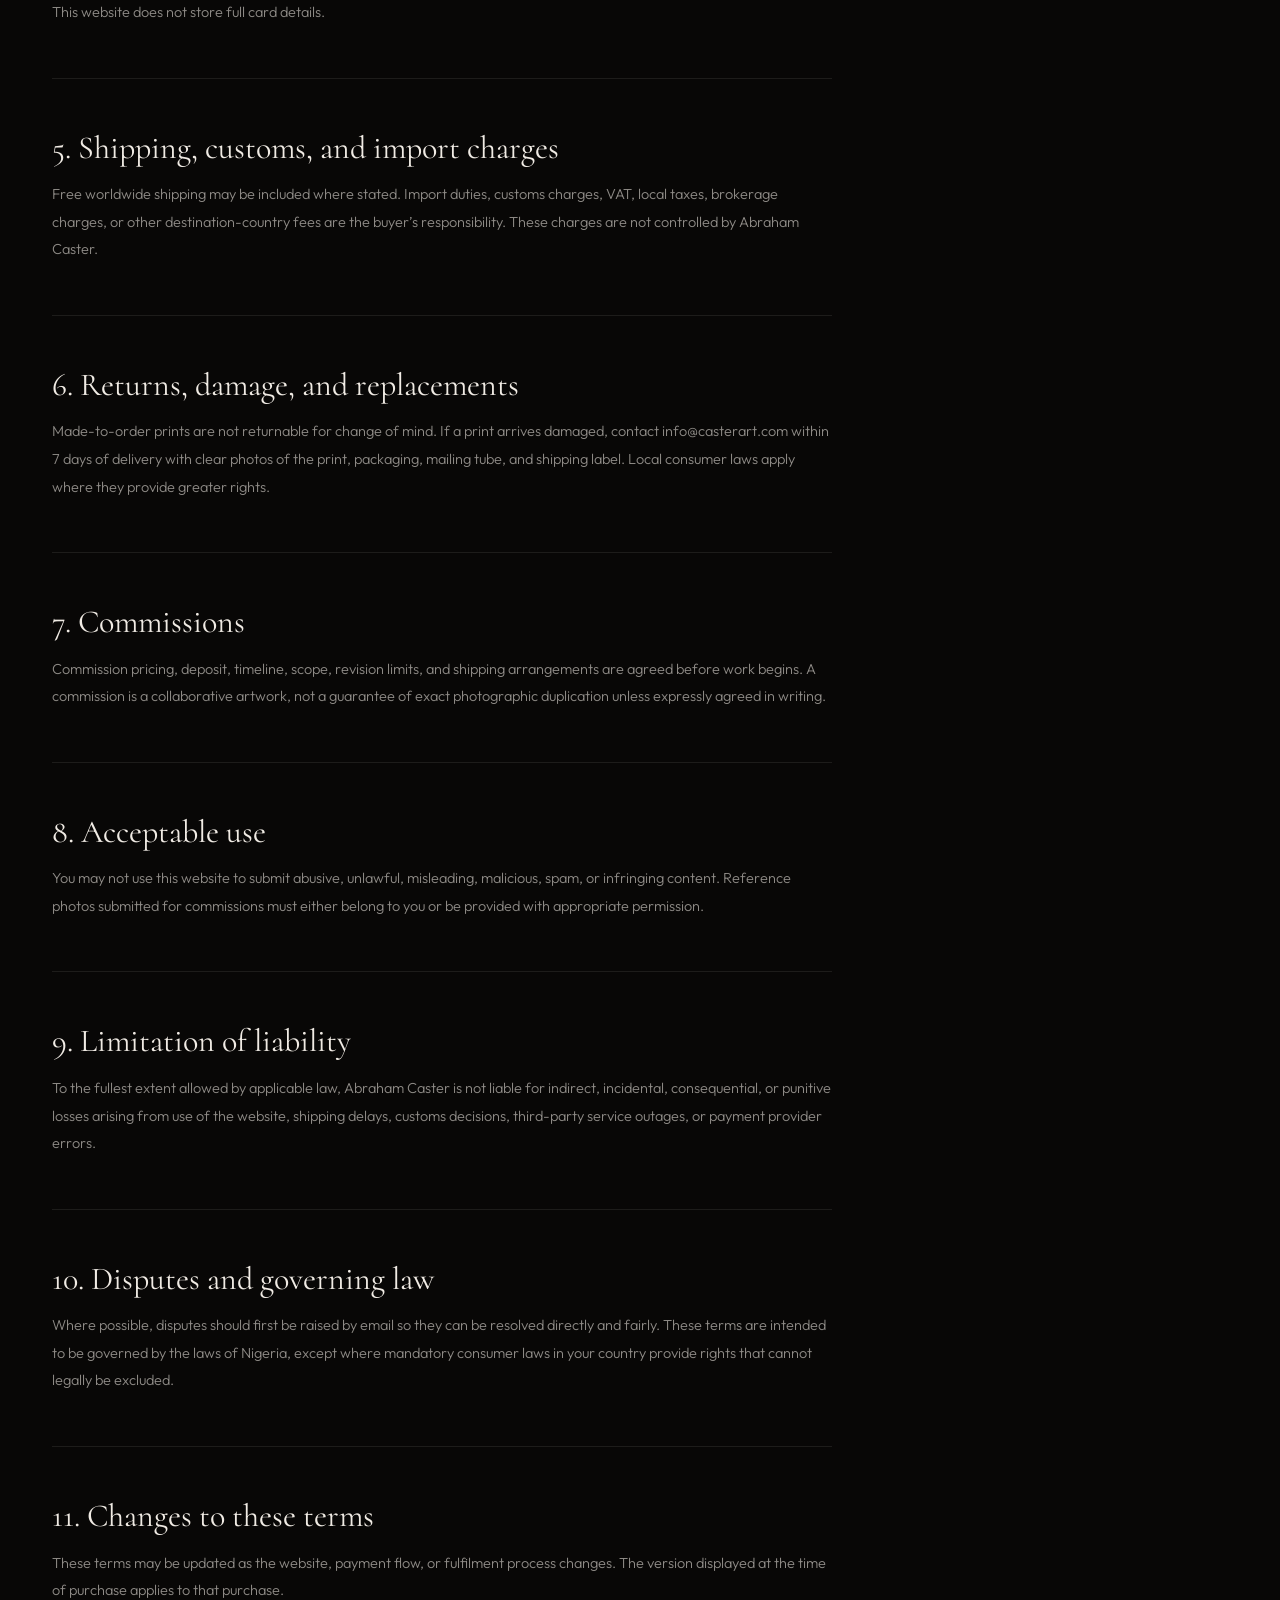
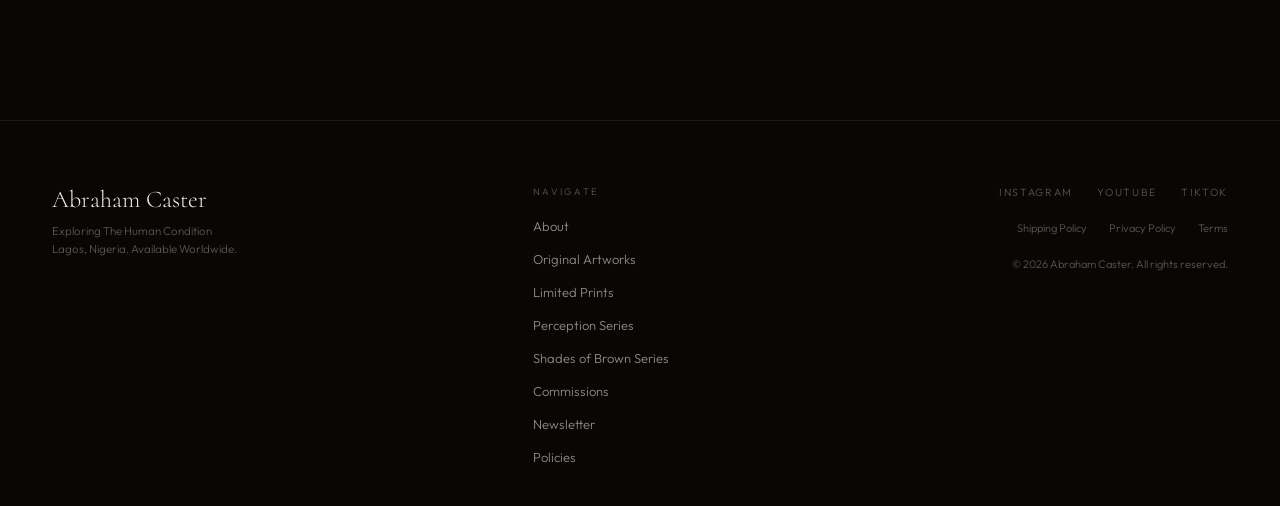
<file: terms.html>
<!DOCTYPE html>
<html lang="en">
<head>
  <meta charset="UTF-8"><meta name="viewport" content="width=device-width, initial-scale=1.0">
  <title>Terms of Service | Abraham Caster</title>
  <meta name="description" content="Terms of Service for Abraham Caster artworks, prints, commissions, payments, copyright, and disputes.">
  <link rel="preconnect" href="https://fonts.googleapis.com"><link rel="preconnect" href="https://fonts.gstatic.com" crossorigin>
  <link href="https://fonts.googleapis.com/css2?family=Cormorant:ital,wght@0,300;0,400;0,500;1,300;1,400&family=Outfit:wght@300;400;500&display=swap" rel="stylesheet"><link rel="stylesheet" href="styles.css">
  <link rel="stylesheet" href="casterart-layout-fix.css">
</head>
<body data-page="terms"><div id="cursor"></div><div id="cursorRing"></div><div id="nav-placeholder"></div>
<div class="page-hero"><div class="page-hero-bg"></div><div class="page-hero-content fade-in"><p class="section-label eyebrow">Terms of Service</p><h1>Clear Agreement.<br><em>Before Payment.</em></h1><p>These terms explain what you are buying, what rights are included, how limited editions work, and how disputes are handled.</p></div></div>
<section><div class="policy-content fade-in">
<h2>1. Seller</h2>
<p>This website is operated by Abraham Caster, an artist based in Lagos, Nigeria and selling artworks, limited edition prints, and commissions internationally.</p>
<h2>2. Artwork ownership and copyright</h2>
<p>Buying an original artwork, print, or commission gives you ownership of the physical artwork or print only. Copyright, reproduction rights, licensing rights, commercial usage rights, image rights, and derivative-work rights remain with Abraham Caster unless a separate written agreement says otherwise.</p>
<p>You may display the artwork privately, resell the physical item, and share reasonable non-commercial photos of it with credit. You may not reproduce, scan, mint, license, sell merchandise from, alter, or commercially exploit the artwork without written permission.</p>
<h2>3. Limited edition prints</h2>
<p>Limited edition prints are issued in fixed edition sizes. Edition numbers are assigned after verified payment. Once an edition size sells out, it will not be reprinted in that size.</p>
<p>In the event of a fraudulent or unauthorized chargeback on a completed order, the assigned edition number may be treated as forfeited and may not be reissued to the same buyer.</p>
<h2>4. Pricing, payment, and checkout</h2>
<p>Prices are shown in the currency displayed at checkout. Payment must be completed and verified before any print order, original artwork shipment, or commission work proceeds. Payment processing is handled by third-party payment providers. This website does not store full card details.</p>
<h2>5. Shipping, customs, and import charges</h2>
<p>Free worldwide shipping may be included where stated. Import duties, customs charges, VAT, local taxes, brokerage charges, or other destination-country fees are the buyer’s responsibility. These charges are not controlled by Abraham Caster.</p>
<h2>6. Returns, damage, and replacements</h2>
<p>Made-to-order prints are not returnable for change of mind. If a print arrives damaged, contact info@casterart.com within 7 days of delivery with clear photos of the print, packaging, mailing tube, and shipping label. Local consumer laws apply where they provide greater rights.</p>
<h2>7. Commissions</h2>
<p>Commission pricing, deposit, timeline, scope, revision limits, and shipping arrangements are agreed before work begins. A commission is a collaborative artwork, not a guarantee of exact photographic duplication unless expressly agreed in writing.</p>
<h2>8. Acceptable use</h2>
<p>You may not use this website to submit abusive, unlawful, misleading, malicious, spam, or infringing content. Reference photos submitted for commissions must either belong to you or be provided with appropriate permission.</p>
<h2>9. Limitation of liability</h2>
<p>To the fullest extent allowed by applicable law, Abraham Caster is not liable for indirect, incidental, consequential, or punitive losses arising from use of the website, shipping delays, customs decisions, third-party service outages, or payment provider errors.</p>
<h2>10. Disputes and governing law</h2>
<p>Where possible, disputes should first be raised by email so they can be resolved directly and fairly. These terms are intended to be governed by the laws of Nigeria, except where mandatory consumer laws in your country provide rights that cannot legally be excluded.</p>
<h2>11. Changes to these terms</h2>
<p>These terms may be updated as the website, payment flow, or fulfilment process changes. The version displayed at the time of purchase applies to that purchase.</p>
</div></section>
<div id="footer-placeholder"></div><div id="popup-placeholder"></div><script src="shared.js"></script></body></html>
</file>
<file: styles.css>
/* ===========================================
   ABRAHAM CASTER - Brand Design System
   =========================================== */

:root {
  --black:      #080706;
  --surface:    #0f0e0d;
  --surface-2:  #181614;
  --surface-3:  #211f1d;
  --cream:      #f0ebe4;
  --cream-dim:  rgba(240,235,228,0.58);
  --cream-ghost:rgba(240,235,228,0.07);
  --gold:       #c9a96e;
  --gold-light: #dfc08e;
  --gold-dim:   rgba(201,169,110,0.22);
  --gold-border:rgba(201,169,110,0.38);
  --muted:      #5a5650;
  --muted-2:    #403d3a;
  --border:     rgba(240,235,228,0.09);
  --border-md:  rgba(240,235,228,0.14);
  --border-strong:rgba(240,235,228,0.2);
  --font-display:'Cormorant', serif;
  --font-body:   'Outfit', sans-serif;
  --ease-out:   cubic-bezier(0.25, 0.46, 0.45, 0.94);
}

*, *::before, *::after { margin:0; padding:0; box-sizing:border-box; }
html { scroll-behavior:smooth; font-size:16px; }
body {
  background: var(--black);
  color: var(--cream);
  font-family: var(--font-body);
  font-weight: 300;
  overflow-x: hidden;
  cursor: none;
}
::selection { background:var(--gold); color:var(--black); }
img { display:block; width:100%; height:100%; object-fit:cover; }
a { color:inherit; text-decoration:none; }
button { cursor:pointer; }
input, textarea, select { font-family:var(--font-body); }

/* --- GRAIN OVERLAY --- */
body::after {
  content:'';
  position:fixed; top:0; left:0; width:100%; height:100%;
  opacity:0.03;
  background-image:url("data:image/svg+xml,%3Csvg viewBox='0 0 512 512' xmlns='http://www.w3.org/2000/svg'%3E%3Cfilter id='n'%3E%3CfeTurbulence type='fractalNoise' baseFrequency='0.75' numOctaves='4' stitchTiles='stitch'/%3E%3C/filter%3E%3Crect width='100%25' height='100%25' filter='url(%23n)'/%3E%3C/svg%3E");
  pointer-events:none; z-index:9990;
}

/* --- CUSTOM CURSOR --- */
#cursor {
  position:fixed; width:7px; height:7px;
  background:var(--gold); border-radius:50%;
  pointer-events:none; z-index:9999;
  transform:translate(-50%,-50%);
  transition:transform 0.06s;
}
#cursorRing {
  position:fixed; width:32px; height:32px;
  border:1px solid rgba(201,169,110,0.3);
  border-radius:50%;
  pointer-events:none; z-index:9998;
  transform:translate(-50%,-50%);
  transition:border-color 0.3s, transform 0.3s;
}
body:hover #cursor { opacity:1; }

/* --- TYPOGRAPHY --- */
h1,h2,h3,h4,h5 { font-family:var(--font-display); font-weight:400; line-height:1.05; }
.section-label {
  font-size:9.5px; letter-spacing:0.42em; text-transform:uppercase;
  color:var(--gold); margin-bottom:18px;
  display:flex; align-items:center; gap:16px;
}
.section-label::before {
  content:''; display:inline-block;
  width:32px; height:1px; background:var(--gold); flex-shrink:0;
}
.section-title {
  font-family:var(--font-display);
  font-size:clamp(36px,4.2vw,64px);
  font-weight:400; line-height:1.06; margin-bottom:26px;
}
.section-title em { font-style:italic; color:var(--gold); }

/* --- BUTTONS --- */
.btn-primary {
  display:inline-block; padding:14px 38px;
  background:var(--gold); color:var(--black);
  font-size:10.5px; letter-spacing:0.22em; text-transform:uppercase;
  font-weight:500; font-family:var(--font-body);
  border:none; transition:background 0.3s;
}
.btn-primary:hover { background:var(--cream); }
.btn-outline {
  display:inline-block; padding:12px 32px;
  background:transparent; color:var(--gold);
  font-size:10.5px; letter-spacing:0.22em; text-transform:uppercase;
  border:1px solid var(--gold); transition:all 0.3s;
}
.btn-outline:hover { background:var(--gold); color:var(--black); }
.btn-ghost {
  font-size:10.5px; letter-spacing:0.22em; text-transform:uppercase;
  color:var(--cream-dim); display:inline-flex; align-items:center;
  gap:10px; transition:color 0.3s; background:none; border:none; padding:0;
}
.btn-ghost .arrow { transition:transform 0.3s; }
.btn-ghost:hover { color:var(--cream); }
.btn-ghost:hover .arrow { transform:translateX(4px); }

/* --- NAVIGATION --- */
#mainNav {
  position:fixed; top:0; left:0; right:0; z-index:100;
  height:80px;
  padding:14px 52px;
  display:flex; align-items:center; justify-content:space-between;
  transition:height 0.4s, padding 0.4s, background 0.4s, border-color 0.4s;
  border-bottom:1px solid transparent;
  box-sizing:border-box;
}

#mainNav.scrolled {
  background:rgba(8,7,6,0.9);
  backdrop-filter:blur(18px); -webkit-backdrop-filter:blur(18px);
  height:80px;
  padding:10px 52px;
  border-bottom-color:var(--border);
}

.nav-logo {
  display:flex;
  align-items:center;
  flex-shrink:0;
  height:100%;
}

.nav-logo img {
  height:100%;
  max-height:64px;
  width:auto;
  display:block;
}

#mainNav.scrolled .nav-logo img {
  max-height:64px;
}
.nav-links { display:flex; gap:38px; list-style:none; }
.nav-links a {
  font-size:10.5px; letter-spacing:0.22em; text-transform:uppercase;
  color:var(--cream-dim); transition:color 0.3s; padding-bottom:2px;
  border-bottom:1px solid transparent; transition:color 0.3s, border-color 0.3s;
}
.nav-links a:hover, .nav-links a.active { color:var(--gold); border-bottom-color:var(--gold); }
.nav-dropdown {
  position: relative;
}

.nav-dropdown-menu {
  position: absolute;
  top: 100%;
  left: 0;
  min-width: 230px;
  background: rgba(15,14,13,0.96);
  border: 1px solid var(--border-md);
  padding: 14px 0;
  opacity: 0;
  pointer-events: none;
  transform: translateY(10px);
  transition: opacity 0.25s, transform 0.25s;
}

.nav-dropdown:hover .nav-dropdown-menu {
  opacity: 1;
  pointer-events: all;
  transform: translateY(0);
}

.nav-dropdown-menu a {
  display: block;
  padding: 12px 18px;
  border-bottom: none;
  white-space: nowrap;
}

.nav-dropdown-menu a:hover {
  background: var(--surface-2);
}
.nav-cta {
  font-size:10.5px; letter-spacing:0.2em; text-transform:uppercase;
  padding:10px 24px; border:1px solid var(--gold); color:var(--gold);
  transition:all 0.3s;
}
.nav-cta:hover { background:var(--gold); color:var(--black); }
.nav-hamburger {
  display:none; flex-direction:column; gap:5px;
  cursor:pointer; padding:6px; background:none; border:none;
}
.nav-hamburger span {
  display:block; width:22px; height:1px; background:var(--cream); transition:all 0.3s;
}

/* Mobile nav */
.mobile-nav {
  position:fixed; top:0; right:-100%; width:280px; height:100vh;
  background:var(--surface); border-left:1px solid var(--border);
  z-index:200; padding:80px 40px 40px;
  display:flex; flex-direction:column; gap:32px;
  transition:right 0.4s var(--ease-out);
}
.mobile-nav.open { right:0; }
.mobile-nav-close {
  position:absolute; top:22px; right:22px;
  background:none; border:none; color:var(--muted); font-size:20px; cursor:pointer;
}
.mobile-nav-links { list-style:none; display:flex; flex-direction:column; gap:22px; }
.mobile-nav-links a {
  font-size:12px; letter-spacing:0.2em; text-transform:uppercase; color:var(--cream-dim);
}
.mobile-overlay {
  position:fixed; inset:0; background:rgba(8,7,6,0.6);
  z-index:190; opacity:0; pointer-events:none; transition:opacity 0.4s;
}
.mobile-overlay.active { opacity:1; pointer-events:all; }

/* --- PAGE HERO --- */
.page-hero {
  padding:180px 52px 100px;
  border-bottom:1px solid var(--border);
  display:flex; flex-direction:column; justify-content:flex-end;
  position:relative; overflow:hidden;
}
.page-hero-bg {
  position:absolute; inset:0;
  background:linear-gradient(135deg, var(--surface) 0%, var(--black) 100%);
  z-index:0;
}
.page-hero-content { position:relative; z-index:1; max-width:760px; }
.page-hero .eyebrow { margin-bottom:20px; }
.page-hero h1 { font-size:clamp(52px,6vw,96px); margin-bottom:22px; }
.page-hero p { font-size:15px; color:var(--cream-dim); line-height:1.84; max-width:520px; }

/* --- SECTIONS --- */
section { padding:100px 52px; }
section + section { border-top:1px solid var(--border); }
.section-surface { background:var(--surface); }
.section-content { max-width:1400px; margin:0 auto; }

/* --- WORK CARDS (Originals gallery) --- */
.work-card {
  position:relative; overflow:hidden; cursor:pointer;
}
.work-card-img {
  overflow:hidden; background:var(--surface-2); position:relative;
}
.work-card-img img { transition:transform 0.85s var(--ease-out); }
.work-card:hover .work-card-img img { transform:scale(1.06); }
.work-card-overlay {
  position:absolute; inset:0;
  background:linear-gradient(to top, rgba(8,7,6,0.92) 0%, transparent 52%);
  opacity:0; transition:opacity 0.4s;
  display:flex; flex-direction:column; justify-content:flex-end; padding:26px;
}
.work-card:hover .work-card-overlay { opacity:1; }
.work-card-view { font-size:10px; letter-spacing:0.28em; text-transform:uppercase; color:var(--gold); }
.work-card-info { margin-top:14px; }
.work-card-title { font-family:var(--font-display); font-size:21px; margin-bottom:4px; }
.work-card-meta { font-size:11.5px; color:var(--muted); }
.work-card-badge {
  display:inline-block; font-size:9.5px; letter-spacing:0.22em; text-transform:uppercase;
  padding:4px 10px; border:1px solid var(--gold); color:var(--gold); margin-top:9px;
}
.work-card-badge.sold { border-color:var(--muted); color:var(--muted); }
.work-card-badge.new { border-color:var(--gold-light); color:var(--gold-light); }

/* --- PRINT CARDS --- */
.print-card {
  border:1px solid var(--border); overflow:hidden; transition:border-color 0.35s;
}
.print-card:hover { border-color:var(--gold-dim); }
.print-card-img { overflow:hidden; background:var(--surface-2); }
.print-card-img img { transition:transform 0.65s ease; }
.print-card:hover .print-card-img img { transform:scale(1.04); }
.print-card-body { padding:22px 26px; border-top:1px solid var(--border); }
.print-card-title { font-family:var(--font-display); font-size:22px; margin-bottom:4px; }
.print-card-edition { font-size:9.5px; color:var(--gold); letter-spacing:0.2em; text-transform:uppercase; margin-bottom:18px; }
.print-sizes { display:flex; flex-direction:column; margin-bottom:18px; }
.print-size-row {
  display:flex; justify-content:space-between; align-items:center;
  padding:10px 0; border-bottom:1px solid var(--border); font-size:12.5px;
  cursor:pointer; transition:background 0.2s;
}
.print-size-row:hover { color:var(--gold); }
.print-size-row.selected { color:var(--gold); }
.print-size-row.selected .print-size-label { color:var(--gold); }
.print-size-label { color:var(--cream-dim); }
.print-size-price { font-weight:400; }
.print-size-stock { font-size:9.5px; color:var(--muted); }
.btn-buy {
  display:block; width:100%; padding:13px; text-align:center;
  background:transparent; border:1px solid var(--gold); color:var(--gold);
  font-size:10.5px; letter-spacing:0.22em; text-transform:uppercase;
  font-family:var(--font-body); transition:all 0.3s;
}
.btn-buy:hover { background:var(--gold); color:var(--black); }

/* --- COMMISSION TIERS --- */
.tier-card {
  border:1px solid var(--border); padding:24px 30px;
  display:flex; justify-content:space-between; align-items:center;
  transition:border-color 0.3s, background 0.3s;
}
.tier-card:hover { border-color:var(--gold-border); background:var(--surface-2); }
.tier-name { font-family:var(--font-display); font-size:22px; }
.tier-desc { font-size:11.5px; color:var(--muted); margin-top:4px; }
.tier-price { font-family:var(--font-display); font-size:26px; color:var(--gold); }

/* --- FORMS --- */
.form-group { display:flex; flex-direction:column; gap:9px; }
.form-group label {
  font-size:9.5px; letter-spacing:0.2em; text-transform:uppercase; color:var(--muted);
}
.form-group input, .form-group textarea, .form-group select {
  background:var(--surface-2); border:1px solid var(--border-md);
  color:var(--cream); padding:13px 16px; font-size:13.5px;
  font-family:var(--font-body); font-weight:300;
  transition:border-color 0.3s; outline:none; resize:none; appearance:none;
}
.form-group input:focus, .form-group textarea:focus, .form-group select:focus {
  border-color:var(--gold);
}
.form-group input::placeholder, .form-group textarea::placeholder {
  color:var(--muted-2);
}
.form-group select option { background:var(--surface-2); color:var(--cream); }
.form-row { display:grid; grid-template-columns:1fr 1fr; gap:16px; }
.btn-submit {
  padding:15px 40px; background:var(--gold); color:var(--black);
  font-size:10.5px; letter-spacing:0.22em; text-transform:uppercase;
  font-weight:500; font-family:var(--font-body); border:none;
  transition:background 0.3s; align-self:flex-start; display:inline-block;
}
.btn-submit:hover { background:var(--cream); }

/* --- MODAL (artwork detail) --- */
.modal-overlay {
  position:fixed; inset:0; background:rgba(8,7,6,0.92);
  z-index:500; display:flex; align-items:center; justify-content:center;
  opacity:0; pointer-events:none; transition:opacity 0.4s;
  backdrop-filter:blur(12px); -webkit-backdrop-filter:blur(12px);
  padding:40px;
}
.modal-overlay.active { opacity:1; pointer-events:all; }
.modal {
  display:grid; grid-template-columns:1fr 1fr;
  max-width:980px; width:100%; max-height:90vh;
  border:1px solid var(--border-strong); background:var(--surface);
  transform:translateY(16px); transition:transform 0.4s var(--ease-out);
  position:relative;
}
.modal-overlay.active .modal { transform:translateY(0); }
.modal-img { min-height:500px; overflow:hidden; background:var(--surface-2); }
.modal-body {
  padding:48px; overflow-y:auto; display:flex; flex-direction:column;
  scrollbar-width:thin; scrollbar-color:var(--muted-2) transparent;
}
.modal-close {
  position:absolute; top:18px; right:18px;
  width:36px; height:36px; background:var(--surface-2);
  border:1px solid var(--border-md); color:var(--muted);
  font-size:18px; cursor:pointer; display:flex; align-items:center;
  justify-content:center; transition:all 0.3s; z-index:10;
  font-family:var(--font-body); line-height:1;
}
.modal-close:hover { border-color:var(--gold); color:var(--gold); }
.modal-eyebrow { font-size:9.5px; letter-spacing:0.35em; text-transform:uppercase; color:var(--gold); margin-bottom:14px; }
.modal-title { font-family:var(--font-display); font-size:44px; margin-bottom:8px; line-height:1; }
.modal-meta { font-size:12px; color:var(--muted); margin-bottom:30px; padding-bottom:30px; border-bottom:1px solid var(--border); }
.modal-statement { font-size:13.5px; color:var(--cream-dim); line-height:1.92; flex:1; margin-bottom:36px; white-space:pre-line; }
.modal-price { font-family:var(--font-display); font-size:32px; color:var(--gold); margin-bottom:4px; }
.modal-price-note { font-size:12px; color:var(--muted); margin-bottom:22px; }
.modal-cta {
  display:block; width:100%; padding:15px; text-align:center;
  background:var(--gold); color:var(--black);
  font-size:10.5px; letter-spacing:0.22em; text-transform:uppercase;
  font-weight:500; font-family:var(--font-body); border:none; cursor:pointer;
  transition:background 0.3s;
}
.modal-cta:hover { background:var(--cream); color:var(--black); }

/* --- NEWSLETTER POPUP --- */
.popup-overlay {
  position:fixed; inset:0; background:rgba(8,7,6,0.85);
  z-index:800; display:flex; align-items:center; justify-content:center;
  opacity:0; pointer-events:none; transition:opacity 0.5s;
  backdrop-filter:blur(10px); -webkit-backdrop-filter:blur(10px);
  padding:24px;
}
.popup-overlay.active { opacity:1; pointer-events:all; }
.popup {
  display:grid; grid-template-columns:1fr 1fr;
  max-width:820px; width:100%;
  border:1px solid var(--border-strong); background:var(--surface);
  transform:translateY(20px) scale(0.98);
  transition:transform 0.5s var(--ease-out);
  position:relative;
}
.popup-overlay.active .popup { transform:translateY(0) scale(1); }
.popup-img { overflow:hidden; background:var(--surface-2); min-height:420px; }
.popup-body { padding:48px 42px; display:flex; flex-direction:column; justify-content:center; }
.popup-close {
  position:absolute; top:16px; right:16px;
  width:32px; height:32px; background:var(--surface-2);
  border:1px solid var(--border); color:var(--muted);
  display:flex; align-items:center; justify-content:center;
  cursor:pointer; transition:all 0.3s; font-size:16px;
  font-family:var(--font-body); z-index:1;
}
.popup-close:hover { border-color:var(--gold); color:var(--gold); }
.popup-label { font-size:9px; letter-spacing:0.4em; text-transform:uppercase; color:var(--gold); margin-bottom:14px; display:flex; align-items:center; gap:12px; }
.popup-label::before { content:''; display:inline-block; width:22px; height:1px; background:var(--gold); }
.popup-title { font-family:var(--font-display); font-size:34px; margin-bottom:12px; line-height:1.08; }
.popup-sub { font-size:13px; color:var(--cream-dim); line-height:1.78; margin-bottom:30px; }
.popup-form { display:flex; flex-direction:column; gap:14px; }
.popup-form input {
  background:var(--surface-2); border:1px solid var(--border-md);
  color:var(--cream); padding:12px 15px; font-size:13px;
  font-family:var(--font-body); font-weight:300; outline:none;
  transition:border-color 0.3s;
}
.popup-form input:focus { border-color:var(--gold); }
.popup-form input::placeholder { color:var(--muted); }
.popup-submit {
  width:100%; padding:14px; background:var(--gold); color:var(--black);
  font-size:10px; letter-spacing:0.22em; text-transform:uppercase;
  font-weight:500; font-family:var(--font-body); border:none; cursor:pointer;
  transition:background 0.3s;
}
.popup-submit:hover { background:var(--cream); }
.popup-disclaimer { font-size:10.5px; color:var(--muted); margin-top:10px; text-align:center; }
.popup-success { text-align:center; display:none; }
.popup-success h3 { font-family:var(--font-display); font-size:28px; margin-bottom:10px; color:var(--gold); }
.popup-success p { font-size:13px; color:var(--cream-dim); line-height:1.7; }

/* --- FOOTER --- */
#siteFooter {
  padding:64px 52px 40px;
  border-top:1px solid var(--border);
  display:grid; grid-template-columns:1.2fr 0.8fr 1fr;
  align-items:start; gap:52px;
}
.footer-brand-name { font-family:var(--font-display); font-size:24px; margin-bottom:8px; }
.footer-tagline { font-size:11.5px; color:var(--muted); line-height:1.6; }
.footer-nav-title { font-size:9.5px; letter-spacing:0.28em; text-transform:uppercase; color:var(--muted); margin-bottom:18px; }
.footer-nav-links { list-style:none; display:flex; flex-direction:column; gap:13px; }
.footer-nav-links a { font-size:13px; color:var(--cream-dim); transition:color 0.3s; }
.footer-nav-links a:hover { color:var(--gold); }
.footer-right { display:flex; flex-direction:column; gap:22px; align-items:flex-end; }
.footer-social { display:flex; gap:24px; }
.footer-social a { font-size:10.5px; letter-spacing:0.16em; text-transform:uppercase; color:var(--muted); transition:color 0.3s; }
.footer-social a:hover { color:var(--gold); }
.footer-copy { font-size:11px; color:var(--muted); }
.footer-legal { display:flex; gap:22px; }
.footer-legal a { font-size:11px; color:var(--muted); transition:color 0.3s; }
.footer-legal a:hover { color:var(--cream-dim); }

/* --- ANIMATIONS --- */
.fade-in { opacity:0; transform:translateY(20px); transition:opacity 0.8s ease, transform 0.8s ease; }
.fade-in.visible { opacity:1; transform:translateY(0); }
@keyframes pulse {
  0%,100% { opacity:0.3; }
  50% { opacity:0.9; }
}

/* --- NOTIFICATION TOAST --- */
.toast {
  position:fixed; bottom:36px; left:50%; transform:translateX(-50%) translateY(20px);
  background:var(--surface-3); border:1px solid var(--border-md);
  color:var(--cream); padding:14px 28px; font-size:12.5px; z-index:9999;
  opacity:0; transition:all 0.4s; pointer-events:none; white-space:nowrap;
}
.toast.show { opacity:1; transform:translateX(-50%) translateY(0); }
.toast.success { border-color:var(--gold); }

/* --- POLICY PAGE --- */
.policy-content {
  max-width:780px; margin:0 auto;
}
.policy-content h2 {
  font-family:var(--font-display); font-size:32px; margin-bottom:16px; margin-top:52px;
  padding-top:52px; border-top:1px solid var(--border);
}
.policy-content h2:first-of-type { margin-top:0; padding-top:0; border-top:none; }
.policy-content h3 { font-family:var(--font-display); font-size:20px; margin:28px 0 12px; color:var(--cream-dim); }
.policy-content p { font-size:14.5px; color:var(--cream-dim); line-height:1.9; margin-bottom:16px; }
.policy-content ul { margin:12px 0 20px 0; padding-left:24px; }
.policy-content ul li { font-size:14.5px; color:var(--cream-dim); line-height:1.9; margin-bottom:8px; }
.policy-content a { color:var(--gold); border-bottom:1px solid var(--gold-dim); transition:border-color 0.3s; }
.policy-content a:hover { border-bottom-color:var(--gold); }
.policy-highlight {
  background:var(--surface-2); border-left:2px solid var(--gold);
  padding:20px 24px; margin:24px 0;
}
.policy-highlight p { margin:0; }

/* --- STAT BLOCKS --- */
.stats-row { display:grid; grid-template-columns:repeat(3,1fr); gap:36px; }
.stat-block { }
.stat-num { font-family:var(--font-display); font-size:52px; color:var(--gold); line-height:1; }
.stat-label { font-size:10px; letter-spacing:0.2em; text-transform:uppercase; color:var(--muted); margin-top:10px; }

/* --- NEWSLETTER SECTION --- */
.newsletter-wrap { text-align:center; }
.newsletter-wrap .section-label { justify-content:center; }
.newsletter-inner { max-width:520px; margin:0 auto; }
.newsletter-inner > p { font-size:14.5px; color:var(--cream-dim); line-height:1.84; margin-bottom:40px; }
.email-form { display:flex; }
.email-form input {
  flex:1; background:var(--surface-2); border:1px solid var(--border-md);
  border-right:none; color:var(--cream); padding:15px 18px;
  font-size:13.5px; font-family:var(--font-body); font-weight:300;
  outline:none; transition:border-color 0.3s;
}
.email-form input::placeholder { color:var(--muted); }
.email-form input:focus { border-color:var(--gold); }
.email-form button {
  background:var(--gold); color:var(--black); border:none;
  padding:15px 30px; font-size:10.5px; letter-spacing:0.22em;
  text-transform:uppercase; font-weight:500; font-family:var(--font-body);
  cursor:pointer; transition:background 0.3s; white-space:nowrap;
}
.email-form button:hover { background:var(--cream); }
.newsletter-note { font-size:11px; color:var(--muted); margin-top:14px; }

/* --- RESPONSIVE --- */
@media (max-width:1100px) {
  #mainNav { padding:20px 32px; }
  #mainNav.scrolled { padding:14px 32px; }
  .nav-links, .nav-cta { display:none; }
  .nav-hamburger { display:flex; }
  section { padding:80px 32px; }
  .page-hero { padding:160px 32px 80px; }
  #siteFooter { grid-template-columns:1fr 1fr; }
  .modal { grid-template-columns:1fr; }
  .modal-img { min-height:300px; }
  .popup { grid-template-columns:1fr; }
  .popup-img { display:none; }
}
@media (max-width:680px) {
  #mainNav { padding:16px 24px; }
  #mainNav.scrolled { padding:12px 24px; }
  section { padding:60px 24px; }
  .page-hero { padding:140px 24px 64px; }
  .form-row { grid-template-columns:1fr; }
  .email-form { flex-direction:column; }
  .email-form input { border-right:1px solid var(--border-md); border-bottom:none; }
  #siteFooter { grid-template-columns:1fr; }
  .footer-right { align-items:flex-start; }
  .stats-row { grid-template-columns:repeat(2,1fr); }
}

/* --- SERIES COLLECTION CARDS --- */
.series-card {
  display:block;
  border:1px solid var(--border);
  background:var(--surface);
  overflow:hidden;
  transition:border-color 0.35s, transform 0.35s;
}
.series-card:hover { border-color:var(--gold-border); transform:translateY(-2px); }
.series-card-img { aspect-ratio:3/4; background:var(--surface-2); overflow:hidden; }
.series-card-img img { transition:transform 0.75s var(--ease-out); }
.series-card:hover .series-card-img img { transform:scale(1.04); }
.series-card-body { padding:24px 26px; border-top:1px solid var(--border); }
.series-kicker { font-size:9.5px; letter-spacing:0.28em; text-transform:uppercase; color:var(--gold); margin-bottom:10px; }
.series-card h3 { font-family:var(--font-display); font-size:28px; margin-bottom:10px; }
.series-card p { font-size:13px; color:var(--cream-dim); line-height:1.75; margin-bottom:18px; }
.series-card span { font-size:10px; letter-spacing:0.22em; text-transform:uppercase; color:var(--gold); }
.series-hero-grid { display:grid; grid-template-columns:1fr 1fr; gap:72px; align-items:center; }
.series-hero-img { width:460px; aspect-ratio:3/4; overflow:hidden; background:var(--surface-2); }
.series-statement { white-space:pre-line; font-size:15px; color:var(--cream-dim); line-height:1.95; max-width:620px; }
.print-card-summary { font-size:12.5px; color:var(--cream-dim); line-height:1.7; margin-bottom:18px; }
.modal-actions { display:flex; flex-direction:column; gap:12px; }
.modal-secondary {
  display:block; width:100%; padding:14px; text-align:center;
  background:transparent; color:var(--gold); border:1px solid var(--gold);
  font-size:10.5px; letter-spacing:0.22em; text-transform:uppercase;
  font-weight:500; font-family:var(--font-body); transition:all 0.3s;
}
.modal-secondary:hover { background:var(--gold); color:var(--black); }
.form-help { font-size:11.5px; color:var(--muted); line-height:1.6; margin-top:6px; }
.form-group input[type="file"] { padding:11px 14px; }
.backend-note { background:var(--surface-2); border:1px solid var(--border); border-left:2px solid var(--gold); padding:20px 24px; margin-top:24px; }
.backend-note p { font-size:12.5px; color:var(--cream-dim); line-height:1.75; margin:0; }
@media(max-width:1100px){ .series-hero-grid{grid-template-columns:1fr;gap:42px}.series-hero-img{max-width:460px} }

/* --- SERIES COMMERCE GRID --- */
.series-commerce-grid {
  display:grid;
  grid-template-columns:1fr;
  gap:28px;
  max-width:1120px;
  margin:0;
  padding-right:140px;
}

.series-commerce-card {
  display:grid;
  grid-template-columns:380px 1fr;
  min-height:0;
  border:1px solid var(--border);
  background:var(--surface);
  overflow:hidden;
  transition:border-color 0.35s, transform 0.35s;
}

.series-commerce-card:hover {
  border-color:var(--gold-border);
  transform:translateY(-2px);
}

.series-commerce-img {
  height:560px;
  background:var(--surface-2);
  overflow:hidden;
}

.series-commerce-img img {
  width:100%;
  height:100%;
  object-fit:cover;
  transition:transform 0.75s var(--ease-out);
}

.series-commerce-card:hover .series-commerce-img img {
  transform:scale(1.04);
}

.series-commerce-body {
  padding:30px 34px;
  display:flex;
  flex-direction:column;
}

.series-commerce-kicker {
  font-size:9px;
  letter-spacing:0.28em;
  text-transform:uppercase;
  color:var(--gold);
  margin-bottom:10px;
}

.series-commerce-body h3 {
  font-family:var(--font-display);
  font-size:36px;
  margin-bottom:14px;
}

.series-commerce-text {
  font-size:13px;
  color:var(--cream-dim);
  line-height:1.75;
  white-space:pre-line;
  margin-bottom:22px;
}

.series-commerce-actions {
  margin-top:auto;
  display:flex;
  flex-direction:column;
  gap:12px;
  width:100%;
}

.series-commerce-actions .modal-cta,
.series-commerce-actions .btn-checkout {
  width:100%;
}

.series-commerce-print {
  display:flex;
  flex-direction:column;
  gap:10px;
  width:100%;
}

.series-commerce-print .size-selector {
  width:100%;
  margin-bottom:0;
}

.series-commerce-print .size-option {
  width:100%;
  padding:8px 12px;
}

.series-commerce-print .btn-checkout {
  width:100%;
}

@media(max-width:900px){
  .series-commerce-grid {
    max-width:none;
    width:100%;
    margin:0;
    padding-right:0;
  }

  .series-commerce-card {
    grid-template-columns:1fr;
  }

  .series-commerce-img {
    height:auto;
    min-height:0;
    aspect-ratio:3/4;
  }

  .series-commerce-body {
    padding:28px;
  }
}

/* --- PRINT CHECKOUT CONTROLS --- */
.size-selector { display:flex; flex-direction:column; margin-bottom:18px; }
.size-option { display:flex; justify-content:space-between; align-items:center; padding:10px 12px; border:1px solid var(--border); margin-bottom:-1px; cursor:pointer; transition:all 0.2s; font-size:12.5px; }
.size-option:hover { border-color:var(--gold-dim); z-index:1; background:var(--surface-3); }
.size-option.selected { border-color:var(--gold); background:var(--gold-dim); z-index:2; color:var(--gold); }
.size-option input[type="radio"] { display:none; }
.size-option-label { color:var(--cream-dim); font-size:12px; }
.size-option.selected .size-option-label { color:var(--gold); }
.size-option-price { font-weight:400; }
.payment-options { display:flex; flex-direction:column; gap:10px; }
.btn-checkout { display:block; width:100%; padding:12px; text-align:center; background:var(--gold); color:var(--black); font-size:10px; letter-spacing:0.22em; text-transform:uppercase; font-weight:500; font-family:var(--font-body); border:none; cursor:pointer; transition:background 0.3s; }
.btn-checkout:hover { background:var(--cream); }
.btn-naira { display:block; width:100%; padding:10px; text-align:center; background:transparent; border:1px solid var(--border-md); color:var(--muted); font-size:10px; letter-spacing:0.18em; text-transform:uppercase; font-family:var(--font-body); transition:all 0.3s; }
.btn-naira:hover { border-color:var(--gold-dim); color:var(--cream-dim); }

/* --- IMAGE FALLBACK SAFETY --- */
img.image-missing {
  display:block !important;
  background:linear-gradient(135deg, var(--surface-2), var(--surface-3));
  min-height:320px;
  object-fit:cover;
}
</file>
<file: casterart-layout-fix.css>
/* =====================================================
   Abraham Caster — Surgical Layout Fix
   Add this file AFTER styles.css on every page.
   It only targets the layout problems listed:
   - desktop home print teaser grid
   - mobile artwork modal scrolling
   - mobile series page alignment
   - mobile commission page alignment
   - desktop policy copy anchored left
   ===================================================== */

/* ---------- 1) HOME PRINT TEASER: desktop coherence ---------- */
@media (min-width:1101px){
  #prints-teaser{
    grid-template-columns:minmax(0, 1fr) minmax(360px, 500px) !important;
    gap:clamp(52px, 6vw, 88px) !important;
    align-items:center !important;
  }

  #prints-teaser > *{
    min-width:0 !important;
  }

  #prints-teaser .print-teaser-feature{
    justify-self:end !important;
    width:100% !important;
    max-width:500px !important;
  }

  #prints-teaser .print-teaser-feature-img{
    width:100% !important;
    max-width:500px !important;
    aspect-ratio:3/4 !important;
    overflow:hidden !important;
  }
}

/* ---------- 2) POLICY PAGE: desktop copy anchored left ---------- */
@media (min-width:681px){
  .policy-content{
    margin-left:0 !important;
    margin-right:auto !important;
  }
}

/* ---------- 3) MOBILE ARTWORK MODAL: make statement scroll/readable ---------- */
@media (max-width:680px){
  .modal-overlay.active{
    align-items:flex-start !important;
    justify-content:center !important;
    overflow-y:auto !important;
    -webkit-overflow-scrolling:touch !important;
    padding:72px 16px 24px !important;
  }

  .modal{
    width:100% !important;
    max-width:520px !important;
    max-height:none !important;
    grid-template-columns:1fr !important;
  }

  .modal-img{
    min-height:0 !important;
    height:auto !important;
    aspect-ratio:3/4 !important;
  }

  .modal-body{
    overflow:visible !important;
    max-height:none !important;
    padding:30px 22px 24px !important;
  }

  .modal-title{
    font-size:38px !important;
  }

  .modal-meta{
    margin-bottom:22px !important;
    padding-bottom:22px !important;
  }

  .modal-statement{
    flex:initial !important;
    margin-bottom:28px !important;
  }

  .modal-close{
    position:fixed !important;
    top:18px !important;
    right:18px !important;
  }
}

/* ---------- 4) SERIES PAGES: mobile alignment / spacing coherence ---------- */
.series-hero-grid,
.series-commerce-grid,
.series-commerce-card,
.series-commerce-body,
.series-commerce-actions,
.series-commerce-print,
.size-selector{
  min-width:0 !important;
}

.series-hero-img{
  width:100% !important;
  max-width:460px !important;
}

.series-commerce-grid{
  box-sizing:border-box !important;
}

@media (max-width:900px){
  .series-hero-grid{
    grid-template-columns:1fr !important;
    gap:38px !important;
    align-items:start !important;
  }

  .series-hero-img{
    width:100% !important;
    max-width:440px !important;
    justify-self:start !important;
  }

  .series-commerce-grid{
    width:100% !important;
    max-width:none !important;
    margin:0 !important;
    padding-right:0 !important;
    gap:28px !important;
  }

  .series-commerce-card{
    grid-template-columns:1fr !important;
    width:100% !important;
  }

  .series-commerce-img{
    width:100% !important;
    height:auto !important;
    min-height:0 !important;
    aspect-ratio:3/4 !important;
  }

  .series-commerce-body{
    padding:28px !important;
  }
}

@media (max-width:680px){
  .series-hero-grid{
    gap:30px !important;
  }

  .series-statement{
    font-size:14px !important;
    line-height:1.86 !important;
    max-width:none !important;
  }

  .series-commerce-body{
    padding:24px 20px !important;
  }

  .series-commerce-body h3{
    font-size:32px !important;
  }

  .series-commerce-text{
    font-size:13px !important;
    line-height:1.72 !important;
  }

  .series-commerce-actions .modal-cta,
  .series-commerce-actions .btn-checkout,
  .series-commerce-print .btn-checkout{
    width:100% !important;
  }

  .size-option{
    gap:12px !important;
  }
}

/* ---------- 5) COMMISSIONS PAGE: mobile alignment / no overflow ---------- */
.commission-grid,
.commission-form-panel,
.commission-form,
.tiers,
.tier-card,
.process-grid,
.process-step,
.youtube-panel{
  min-width:0 !important;
}

@media (max-width:900px){
  .commission-grid{
    grid-template-columns:1fr !important;
    gap:46px !important;
  }

  .commission-form-panel{
    width:100% !important;
    padding:34px 28px !important;
  }

  .process-grid{
    grid-template-columns:1fr 1fr !important;
  }
}

@media (max-width:680px){
  .commission-grid{
    gap:38px !important;
  }

  .commission-form-panel{
    padding:28px 20px !important;
  }

  .commission-form-panel h2{
    font-size:30px !important;
  }

  .tier-card{
    display:grid !important;
    grid-template-columns:1fr !important;
    gap:10px !important;
    align-items:start !important;
    padding:22px 20px !important;
  }

  .tier-price{
    font-size:24px !important;
  }

  .process-grid{
    grid-template-columns:1fr !important;
  }

  .process-step{
    min-height:0 !important;
    padding:26px 22px !important;
  }

  .yt-link{
    width:100% !important;
    justify-content:center !important;
    text-align:center !important;
    padding-left:22px !important;
    padding-right:22px !important;
  }
}
</file>
